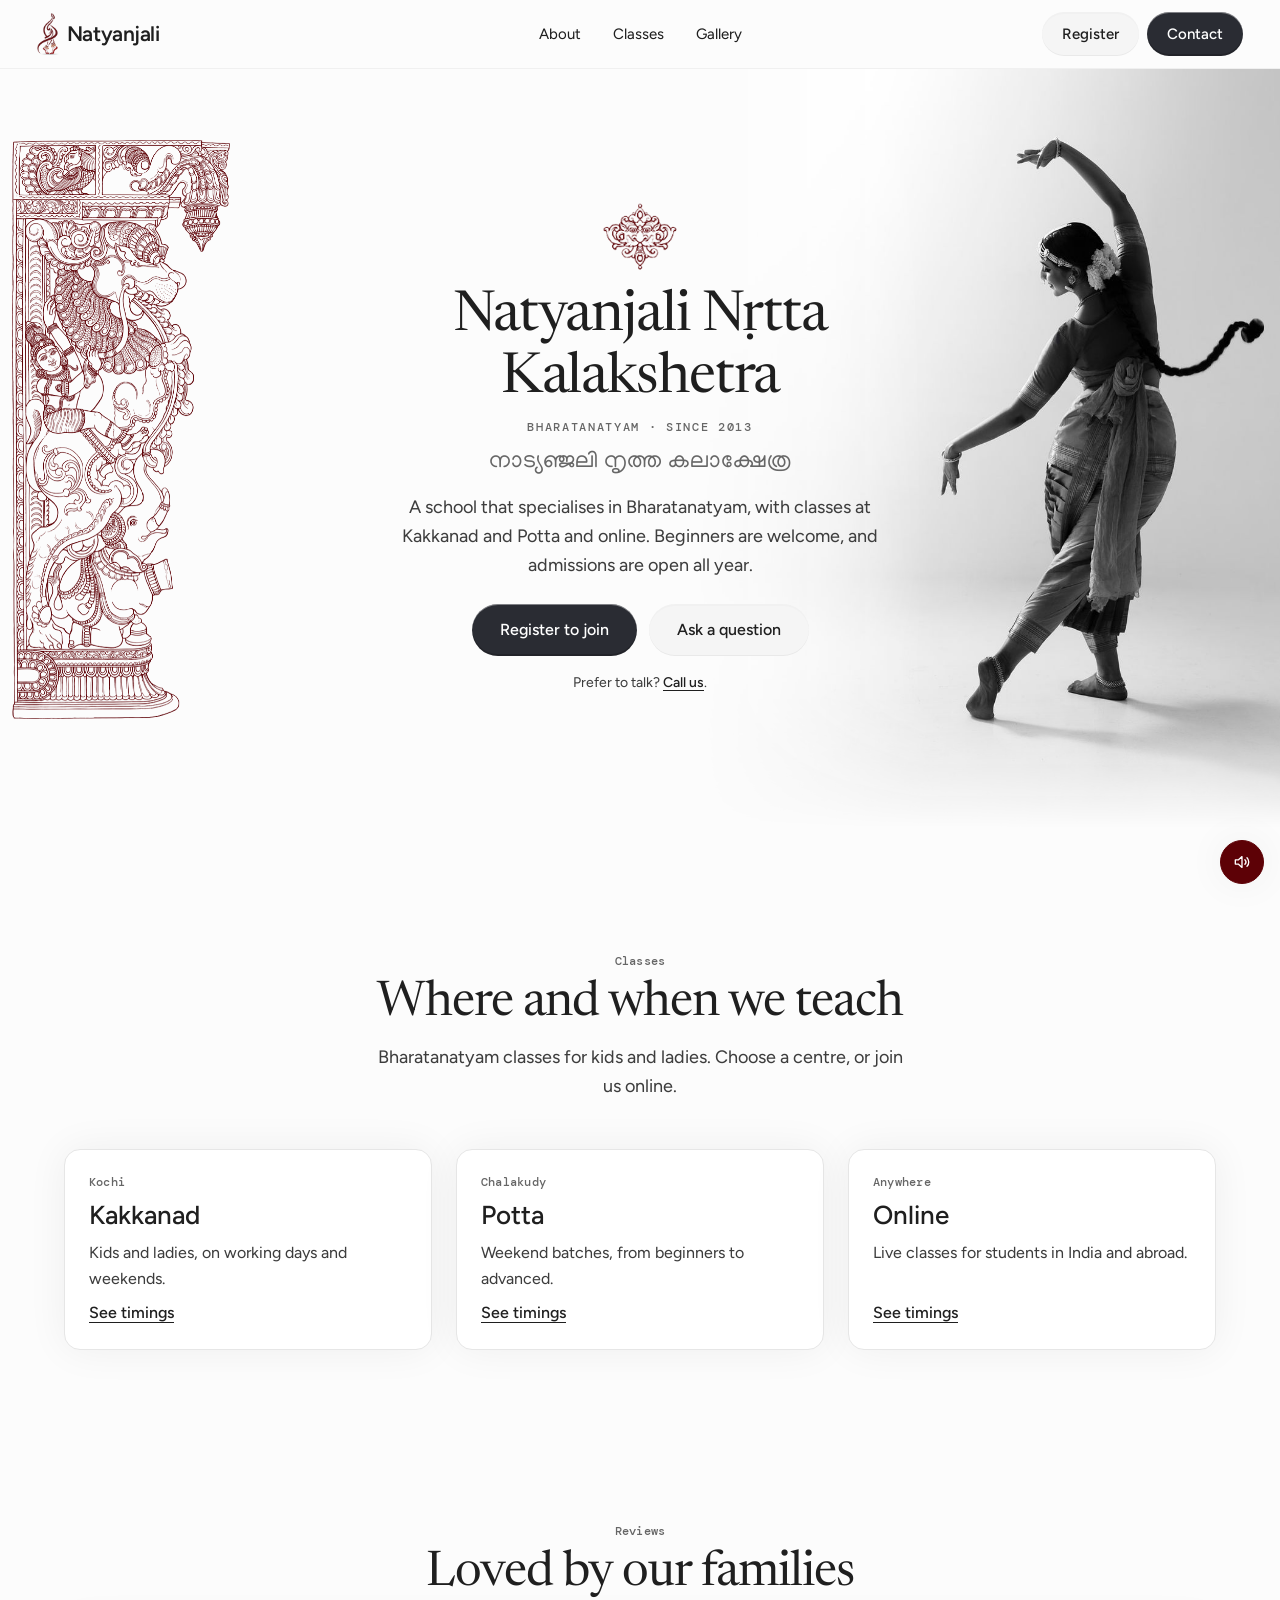
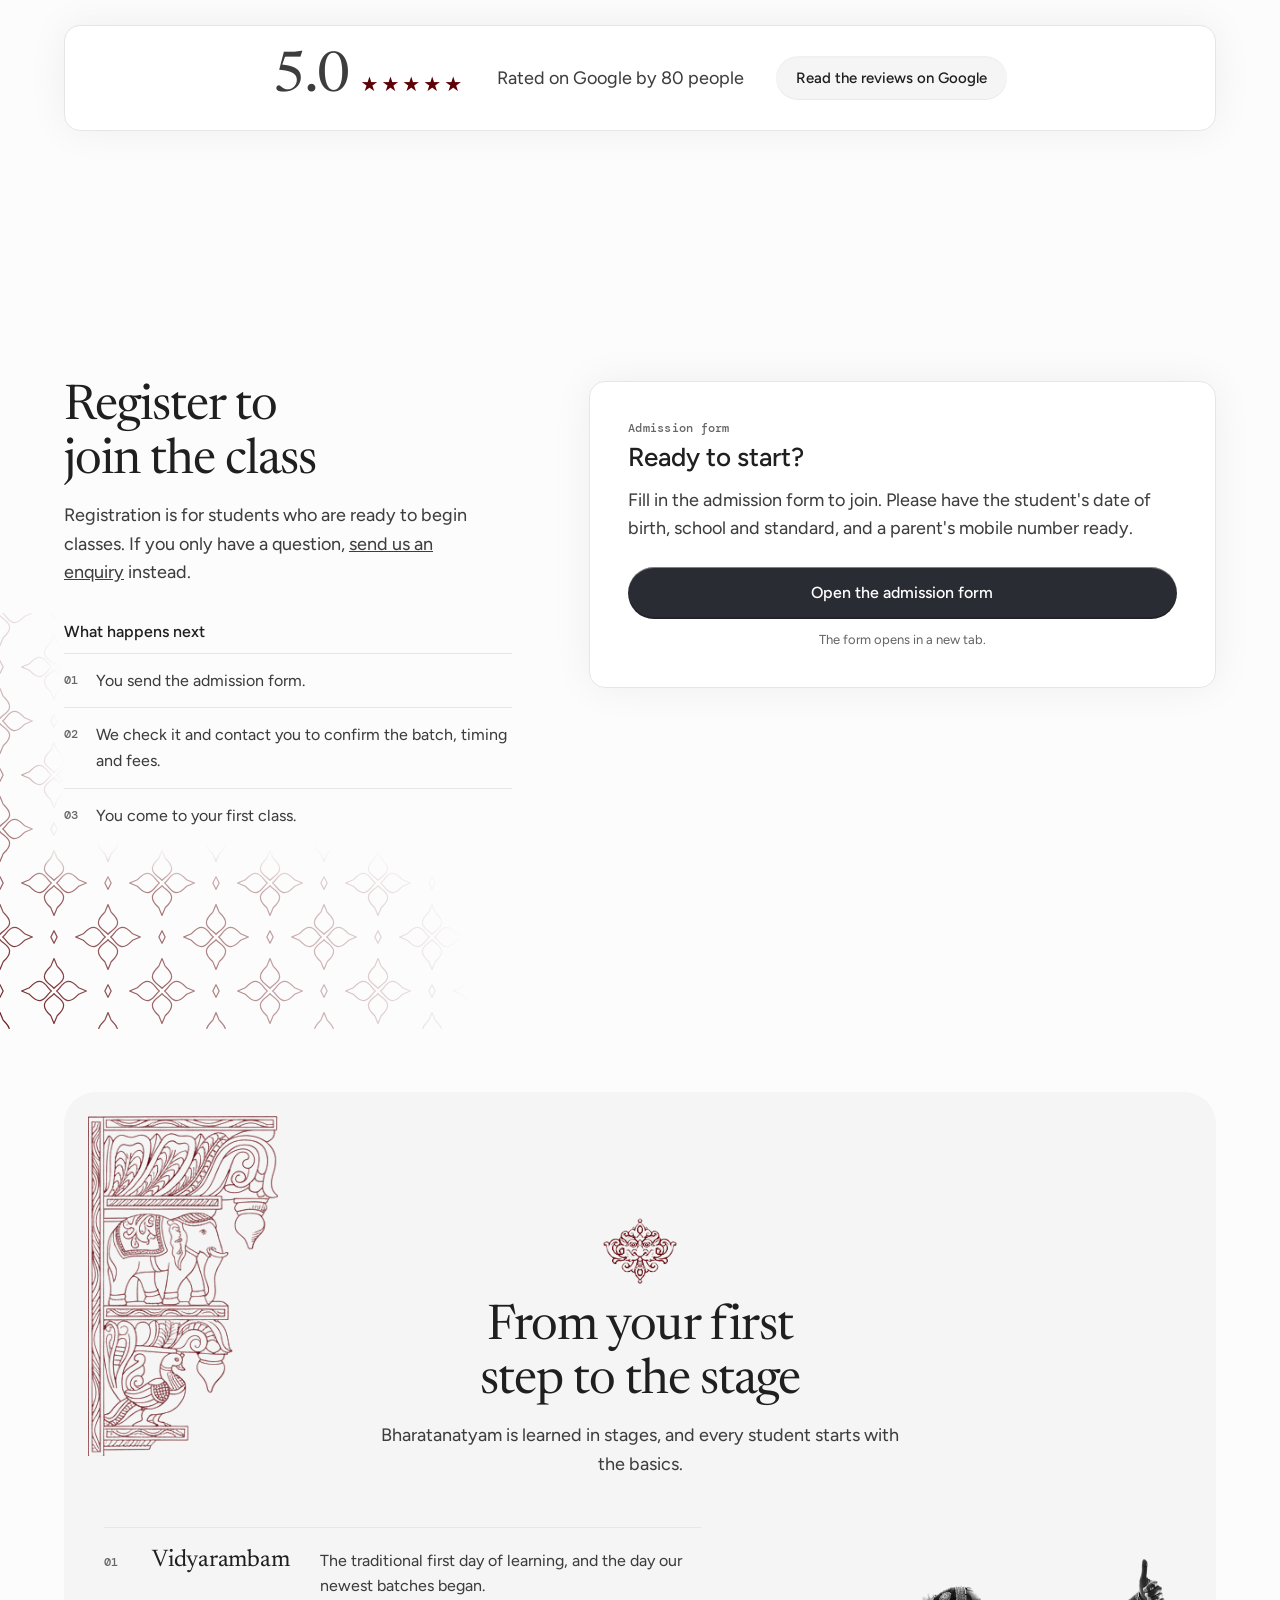
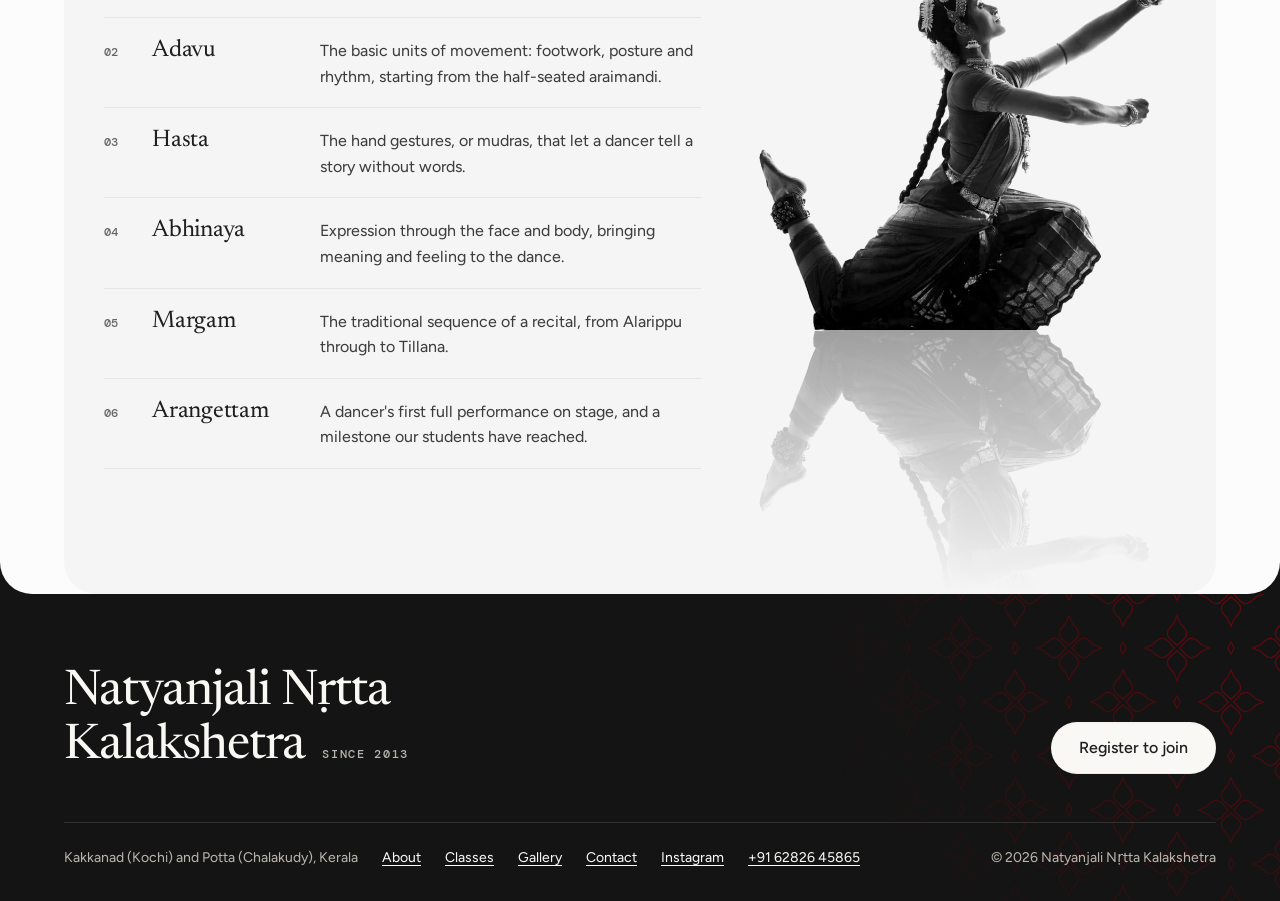
<file: index.html>
<!doctype html>
<html lang="en">
<head>
  <meta charset="utf-8">
  <meta name="robots" content="noindex, nofollow">
  <meta name="viewport" content="width=device-width, initial-scale=1">
  <title>Natyanjali Nṛtta Kalakshetra | Bharatanatyam classes in Kerala</title>
  <meta name="description" content="Register to learn Bharatanatyam at Natyanjali Nṛtta Kalakshetra, a dance school in Kerala since 2013, with classes in Kakkanad and Potta, and online.">
  <meta property="og:title" content="Natyanjali Nṛtta Kalakshetra">
  <meta property="og:description" content="Bharatanatyam classes in Kakkanad and Potta, Kerala, and online. Register to join.">
  <meta property="og:type" content="website">
  <meta name="theme-color" content="#fcfcfc">
  <link rel="icon" href="favicon.png?v=2" type="image/png">
  <link rel="preload" as="image" href="images/dancer-standing.jpg">
  <link rel="preconnect" href="https://fonts.googleapis.com">
  <link rel="preconnect" href="https://fonts.gstatic.com" crossorigin>
  <link rel="stylesheet" href="https://fonts.googleapis.com/css2?family=DM+Mono:wght@400&family=Figtree:wght@300..700&family=Manjari:wght@400&family=Newsreader:opsz,wght@6..72,400&display=swap">
  <script>
    document.documentElement.classList.add("js");
    // Opening animations only run on a visible page. They finish in under 2 seconds, so the
    // class always comes off at 2.5: if they ever stall, the text still appears.
    if (document.visibilityState === "visible" && !matchMedia("(prefers-reduced-motion: reduce)").matches) {
      document.documentElement.classList.add("animate-in");
      setTimeout(function () { document.documentElement.classList.remove("animate-in"); }, 2500);
    }
  </script>
  <link rel="stylesheet" href="css/tokens.css?v=2">
  <link rel="stylesheet" href="css/site.css?v=2">
</head>
<body>
  <a class="skip-link" href="#register">Skip to registration</a>

  <div class="page">
    <header class="nav">
      <div class="wrap nav-inner">
        <a class="brand" href="#top" aria-label="Natyanjali, back to top">
          <img src="images/logo.png" alt="" width="22" height="42">
          Natyanjali
        </a>
        <button class="nav-toggle" type="button" aria-expanded="false" aria-controls="nav-menu" aria-label="Open menu">
          <span class="nav-toggle-bars" aria-hidden="true"><span></span><span></span><span></span></span>
        </button>
        <div class="nav-menu" id="nav-menu">
          <nav class="nav-links" aria-label="Pages">
            <a href="about.html">About</a>
            <a href="classes.html">Classes</a>
            <a href="gallery.html">Gallery</a>
          </nav>
          <div class="nav-actions">
            <a class="btn btn-secondary" href="#register">Register</a>
            <a class="btn btn-primary" href="contact.html">Contact</a>
          </div>
        </div>
      </div>
    </header>

    <main id="top">
      <section class="hero">
        <img class="hero-pillar" src="images/temple-pillar.png" alt="" width="426" height="1131">
        <div class="wrap hero-inner">
          <div class="hero-text">
            <div class="ornament" aria-hidden="true">
              <img src="images/ornament.png" alt="" width="390" height="352">
            </div>
            <h1 class="display">Natyanjali Nṛtta Kalakshetra</h1>
            <p class="since-label">Bharatanatyam · Since 2013</p>
            <p class="hero-malayalam" lang="ml">നാട്യഞ്ജലി നൃത്ത കലാക്ഷേത്ര</p>
            <p class="lede">A school that specialises in Bharatanatyam, with classes at Kakkanad and Potta and online. Beginners are welcome, and admissions are open all year.</p>
            <div class="hero-actions">
              <a class="btn btn-primary btn-large" href="#register">Register to join</a>
              <a class="btn btn-secondary btn-large" href="contact.html#message-card" data-inquiry>Ask a question</a>
            </div>
            <p class="hero-contact" id="hero-contact" hidden>Prefer to talk? <a id="hero-call" hidden>Call us</a><span id="hero-or" hidden> or </span><a id="hero-whatsapp" hidden target="_blank" rel="noopener">message us on WhatsApp</a>.</p>
          </div>
        </div>
        <div class="hero-photo">
          <img src="images/dancer-standing.jpg" alt="A Bharatanatyam dancer seen from behind, one arm raised in a graceful curve, her long braid swinging out." width="1200" height="1500" fetchpriority="high">
        </div>
      </section>

      <section class="section wrap glance" id="classes" aria-labelledby="glance-title">
        <div class="section-head">
          <p class="label">Classes</p>
          <h2 class="title" id="glance-title">Where and when we teach</h2>
          <p class="lede">Bharatanatyam classes for kids and ladies. Choose a centre, or join us online.</p>
        </div>
        <div class="glance-grid">
          <a class="card glance-card" href="classes.html#kakkanad">
            <p class="label">Kochi</p>
            <h3 class="heading">Kakkanad</h3>
            <p>Kids and ladies, on working days and weekends.</p>
            <span class="glance-link">See timings</span>
          </a>
          <a class="card glance-card" href="classes.html#potta">
            <p class="label">Chalakudy</p>
            <h3 class="heading">Potta</h3>
            <p>Weekend batches, from beginners to advanced.</p>
            <span class="glance-link">See timings</span>
          </a>
          <a class="card glance-card" href="classes.html#online">
            <p class="label">Anywhere</p>
            <h3 class="heading">Online</h3>
            <p>Live classes for students in India and abroad.</p>
            <span class="glance-link">See timings</span>
          </a>
        </div>
      </section>

      <section class="section wrap reviews" id="reviews" aria-labelledby="reviews-title" hidden>
        <div class="section-head">
          <p class="label">Reviews</p>
          <h2 class="title" id="reviews-title">Loved by our families</h2>
        </div>
        <div class="rating-card card">
          <p class="rating-score"><span id="rating-number">5.0</span><span class="rating-stars" aria-hidden="true">★★★★★</span></p>
          <p class="rating-text" id="rating-text">Rated on Google</p>
          <a class="btn btn-secondary" id="reviews-link" target="_blank" rel="noopener">Read the reviews on Google</a>
        </div>
        <div class="testimonial-grid" id="testimonial-grid"></div>
      </section>

      <section class="section wrap register" id="register" aria-labelledby="register-title">
        <div class="register-grid">
          <div class="register-intro">
            <h2 class="title" id="register-title">Register to join the class</h2>
            <p class="lede">Registration is for students who are ready to begin classes. If you only have a question, <a href="contact.html#message-card" data-inquiry>send us an enquiry</a> instead.</p>
            <h3 class="next-steps-title">What happens next</h3>
            <ol class="next-steps">
              <li><span class="label">01</span><span>You send the admission form.</span></li>
              <li><span class="label">02</span><span>We check it and contact you to confirm the batch, timing and fees.</span></li>
              <li><span class="label">03</span><span>You come to your first class.</span></li>
            </ol>
          </div>

          <div class="card form-card" id="admission-external" hidden>
            <p class="label">Admission form</p>
            <h3 class="heading">Ready to start?</h3>
            <p class="admission-note">Fill in the admission form to join. Please have the student's date of birth, school and standard, and a parent's mobile number ready.</p>
            <a class="btn btn-primary btn-large btn-block" id="admission-open" target="_blank" rel="noopener">Open the admission form</a>
            <p class="hint">The form opens in a new tab.</p>
          </div>

          <div class="card form-card" id="admission-builtin">
            <form id="registration-form" novalidate>
              <div class="form-grid">
                <div class="field span-2" data-field="studentName">
                  <label class="field-label" for="studentName">Student's full name</label>
                  <input class="input" id="studentName" name="studentName" type="text" autocomplete="name" maxlength="120" required>
                  <p class="field-error" hidden></p>
                </div>

                <div class="field" data-field="age">
                  <label class="field-label" for="age">Student's age</label>
                  <input class="input" id="age" name="age" type="number" inputmode="numeric" min="5" max="99" required>
                  <p class="field-error" hidden></p>
                </div>

                <div class="field" data-field="phone">
                  <label class="field-label" for="phone">Phone number</label>
                  <input class="input" id="phone" name="phone" type="tel" inputmode="tel" autocomplete="tel" maxlength="20" required aria-describedby="phone-hint">
                  <p class="hint" id="phone-hint">We'll call or WhatsApp you on this number. For kids, please give a parent's number.</p>
                  <p class="field-error" hidden></p>
                </div>

                <fieldset class="field span-2" data-field="location">
                  <legend class="group-label">Class location</legend>
                  <div class="choice-row choice-short">
                    <label class="choice"><input type="radio" name="location" value="Kakkanad" required><span>Kakkanad</span></label>
                    <label class="choice"><input type="radio" name="location" value="Potta"><span>Potta</span></label>
                    <label class="choice"><input type="radio" name="location" value="Online"><span>Online</span></label>
                  </div>
                  <p class="field-error" hidden></p>
                </fieldset>

                <fieldset class="field span-2" data-field="batch">
                  <legend class="group-label">Batch</legend>
                  <div class="choice-row choice-short">
                    <label class="choice"><input type="radio" name="batch" value="Kids" required><span>Kids</span></label>
                    <label class="choice"><input type="radio" name="batch" value="Ladies"><span>Ladies</span></label>
                  </div>
                  <p class="hint">Kids start from age 5. Ladies batches are for adults.</p>
                  <p class="field-error" hidden></p>
                </fieldset>

                <div class="field span-2" data-field="guardianName" id="guardian-field" hidden>
                  <label class="field-label" for="guardianName">Parent or guardian's name</label>
                  <input class="input" id="guardianName" name="guardianName" type="text" maxlength="120">
                  <p class="field-error" hidden></p>
                </div>

                <div class="field" data-field="schoolName" id="school-field" hidden>
                  <label class="field-label" for="schoolName">School</label>
                  <input class="input" id="schoolName" name="schoolName" type="text" maxlength="120">
                  <p class="field-error" hidden></p>
                </div>

                <div class="field" data-field="standard" id="standard-field" hidden>
                  <label class="field-label" for="standard">Standard (class)</label>
                  <input class="input" id="standard" name="standard" type="text" maxlength="40">
                  <p class="field-error" hidden></p>
                </div>

                <div class="field span-2" data-field="address">
                  <label class="field-label" for="address">Address</label>
                  <textarea class="input" id="address" name="address" rows="2" maxlength="300" autocomplete="street-address" required></textarea>
                  <p class="field-error" hidden></p>
                </div>

                <div class="field" data-field="email">
                  <label class="field-label" for="email">Email <span class="optional">(optional)</span></label>
                  <input class="input" id="email" name="email" type="email" autocomplete="email" maxlength="160">
                  <p class="field-error" hidden></p>
                </div>

                <div class="field" data-field="experience">
                  <label class="field-label" for="experience">Dance experience</label>
                  <select class="input" id="experience" name="experience">
                    <option>New to Bharatanatyam</option>
                    <option>Some training</option>
                    <option>Several years of training</option>
                    <option>Arangettam completed</option>
                  </select>
                </div>

                <fieldset class="field span-2" data-field="preferredTime">
                  <legend class="group-label">Preferred days</legend>
                  <div class="choice-row">
                    <label class="choice"><input type="radio" name="preferredTime" value="Working days" required><span>Working days</span></label>
                    <label class="choice"><input type="radio" name="preferredTime" value="Weekends"><span>Weekends</span></label>
                    <label class="choice"><input type="radio" name="preferredTime" value="Either"><span>Either</span></label>
                  </div>
                  <p class="field-error" hidden></p>
                </fieldset>

                <div class="field span-2" data-field="healthNote">
                  <label class="field-label" for="healthNote">Any injury or health condition? <span class="optional">(optional)</span></label>
                  <textarea class="input" id="healthNote" name="healthNote" rows="2" maxlength="500" aria-describedby="health-hint"></textarea>
                  <p class="hint" id="health-hint">If there is something the student shouldn't do in class, please tell us now so we can plan around it.</p>
                </div>

                <div class="field span-2" data-field="message">
                  <label class="field-label" for="message">Anything we should know? <span class="optional">(optional)</span></label>
                  <textarea class="input" id="message" name="message" rows="3" maxlength="1000"></textarea>
                </div>

                <div class="trap" aria-hidden="true">
                  <label for="website">Leave this empty</label>
                  <input id="website" name="website" type="text" tabindex="-1" autocomplete="off">
                </div>

                <div class="field span-2" data-field="consent">
                  <label class="consent">
                    <input type="checkbox" id="consent" name="consent" required>
                    <span>I agree that Natyanjali Nṛtta Kalakshetra can keep these details and contact me about this registration. I have told the school about any injury or health condition that may affect the student's classes. If the student is under 18, I am their parent or guardian.</span>
                  </label>
                  <p class="field-error" hidden></p>
                </div>

                <div class="form-alert span-2" id="form-alert" role="alert" hidden></div>

                <div class="span-2">
                  <button class="btn btn-primary btn-large btn-block is-waiting" id="submit-button" type="submit">Send registration</button>
                </div>
              </div>
            </form>

            <div class="done" id="form-done" tabindex="-1" hidden>
              <div class="done-check" aria-hidden="true">
                <svg width="24" height="24" viewBox="0 0 24 24" fill="none" stroke="currentColor" stroke-width="2.2"><path d="m5 12.5 4.5 4.5L19 7.5"/></svg>
              </div>
              <h3 class="heading" id="done-title"></h3>
              <p id="done-text"></p>
              <div class="done-actions">
                <a class="btn btn-primary" id="done-whatsapp" target="_blank" rel="noopener" hidden>Send on WhatsApp</a>
                <button class="btn btn-secondary" id="done-again" type="button">Register another student</button>
              </div>
            </div>
          </div>
        </div>
      </section>

      <div class="wrap about-journey">
        <section class="section journey-panel" id="journey" aria-labelledby="journey-title">
          <img class="journey-bracket" src="images/temple-bracket.png" alt="" width="212" height="380" loading="lazy">
          <div class="wrap">
            <div class="section-head">
              <div class="ornament" aria-hidden="true">
                <img src="images/ornament.png" alt="" width="390" height="352">
              </div>
              <h2 class="title" id="journey-title">From your first step to the stage</h2>
              <p class="lede">Bharatanatyam is learned in stages, and every student starts with the basics.</p>
            </div>
            <div class="journey-grid">
              <ol class="journey-list">
                <li>
                  <span class="label">01</span>
                  <span class="journey-name">Vidyarambam</span>
                  <span class="journey-text">The traditional first day of learning, and the day our newest batches began.</span>
                </li>
                <li>
                  <span class="label">02</span>
                  <span class="journey-name">Adavu</span>
                  <span class="journey-text">The basic units of movement: footwork, posture and rhythm, starting from the half-seated araimandi.</span>
                </li>
                <li>
                  <span class="label">03</span>
                  <span class="journey-name">Hasta</span>
                  <span class="journey-text">The hand gestures, or mudras, that let a dancer tell a story without words.</span>
                </li>
                <li>
                  <span class="label">04</span>
                  <span class="journey-name">Abhinaya</span>
                  <span class="journey-text">Expression through the face and body, bringing meaning and feeling to the dance.</span>
                </li>
                <li>
                  <span class="label">05</span>
                  <span class="journey-name">Margam</span>
                  <span class="journey-text">The traditional sequence of a recital, from Alarippu through to Tillana.</span>
                </li>
                <li>
                  <span class="label">06</span>
                  <span class="journey-name">Arangettam</span>
                  <span class="journey-text">A dancer's first full performance on stage, and a milestone our students have reached.</span>
                </li>
              </ol>
              <figure class="seated-figure">
                <img src="images/dancer-seated.png" alt="A Bharatanatyam dancer kneeling in a low pose, both arms stretched forward and her gaze lifted." width="960" height="952" loading="lazy">
                <div class="seated-reflection" aria-hidden="true">
                  <img src="images/dancer-seated.png" alt="" width="960" height="952" loading="lazy">
                </div>
              </figure>
            </div>
          </div>
        </section>
      </div>

    </main>
  </div>

  <footer class="footer">
    <div class="wrap">
      <div class="footer-top">
        <p class="footer-name">Natyanjali Nṛtta Kalakshetra <span>Since 2013</span></p>
        <a class="btn btn-secondary btn-large" href="#register">Register to join</a>
      </div>
      <div class="footer-bottom">
        <ul class="footer-contact" id="footer-contact">
          <li id="footer-address">Kerala, India</li>
          <li><a href="about.html">About</a></li>
          <li><a href="classes.html">Classes</a></li>
          <li><a href="gallery.html">Gallery</a></li>
          <li><a href="contact.html">Contact</a></li>
          <li><a id="footer-instagram" target="_blank" rel="noopener">Instagram</a></li>
        </ul>
        <span>&copy; <span id="year">2026</span> Natyanjali Nṛtta Kalakshetra</span>
      </div>
    </div>
    <div class="footer-rosette" aria-hidden="true">
      <svg id="rosette" viewBox="0 0 1000 1000"></svg>
    </div>
  </footer>

  <script src="js/config.js?v=2"></script>
  <script src="js/main.js?v=2"></script>
  <script src="js/music.js?v=2"></script>
</body>
</html>
</file>
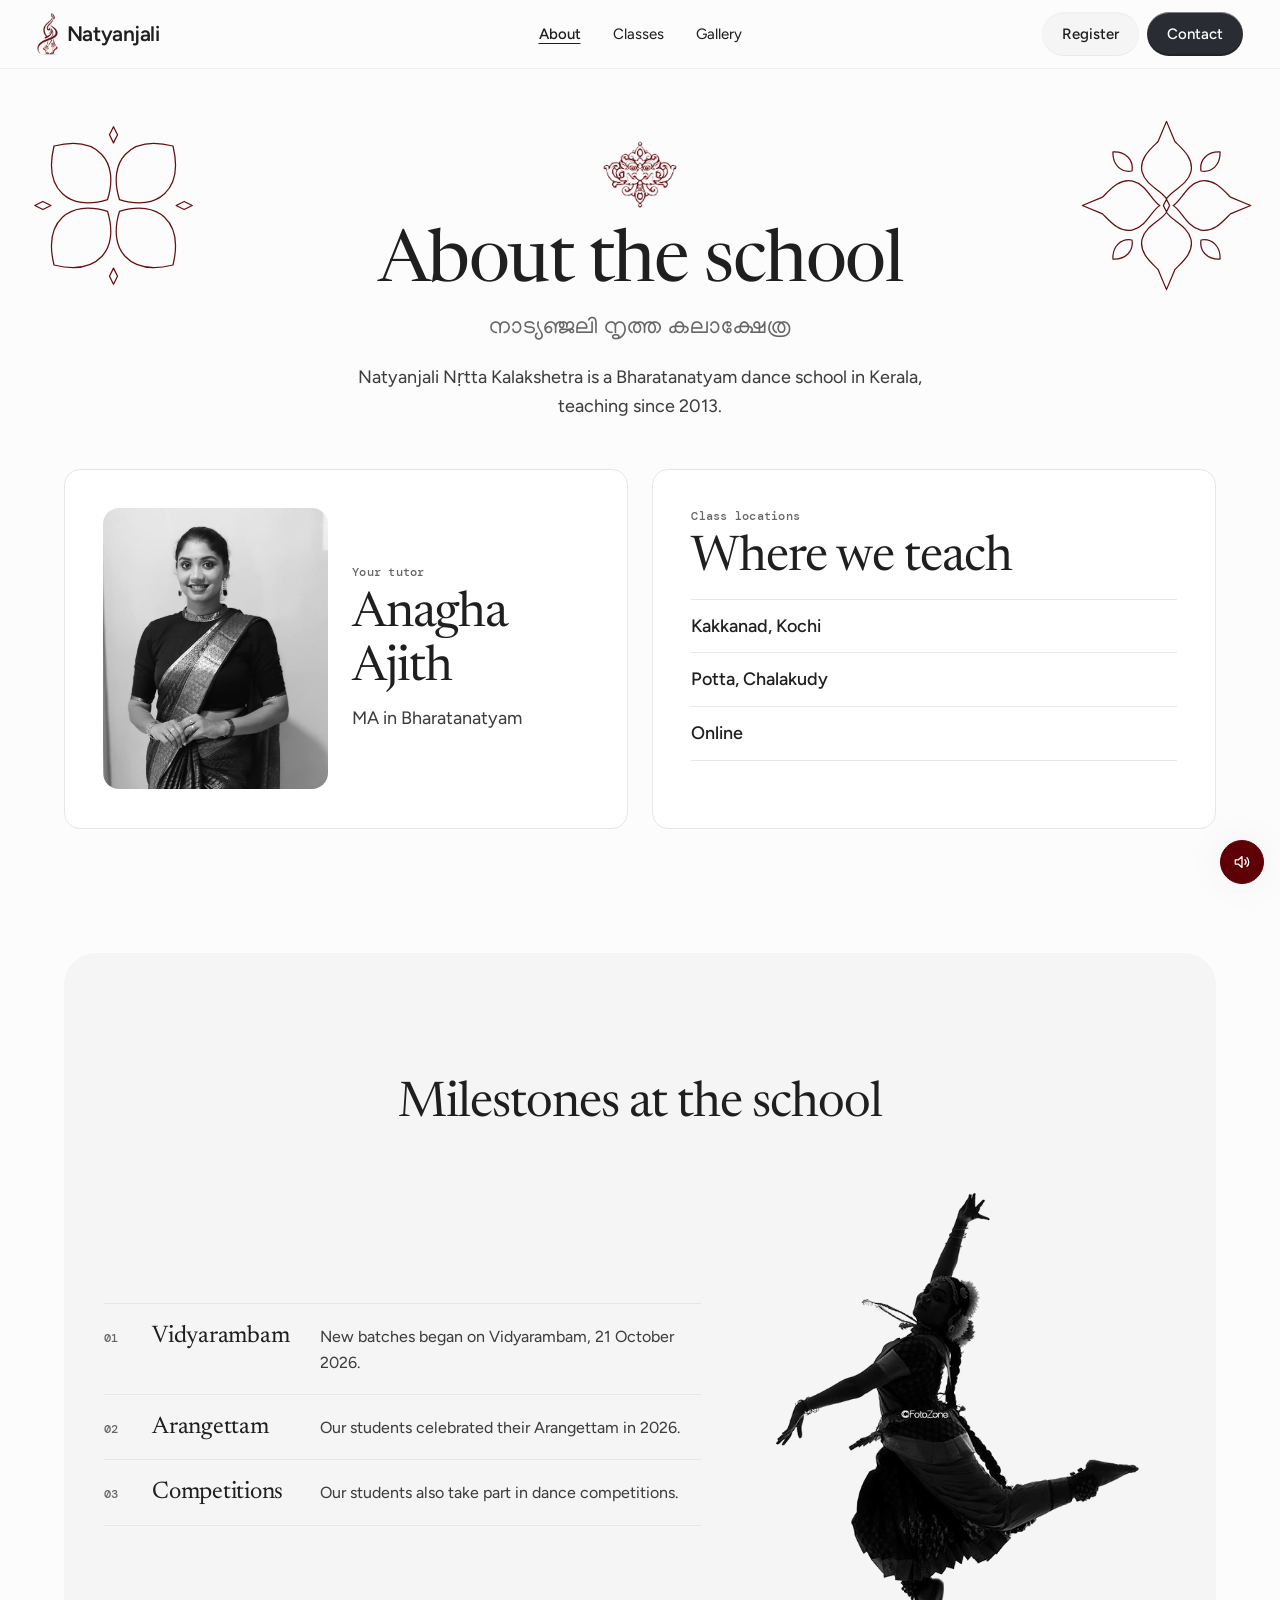
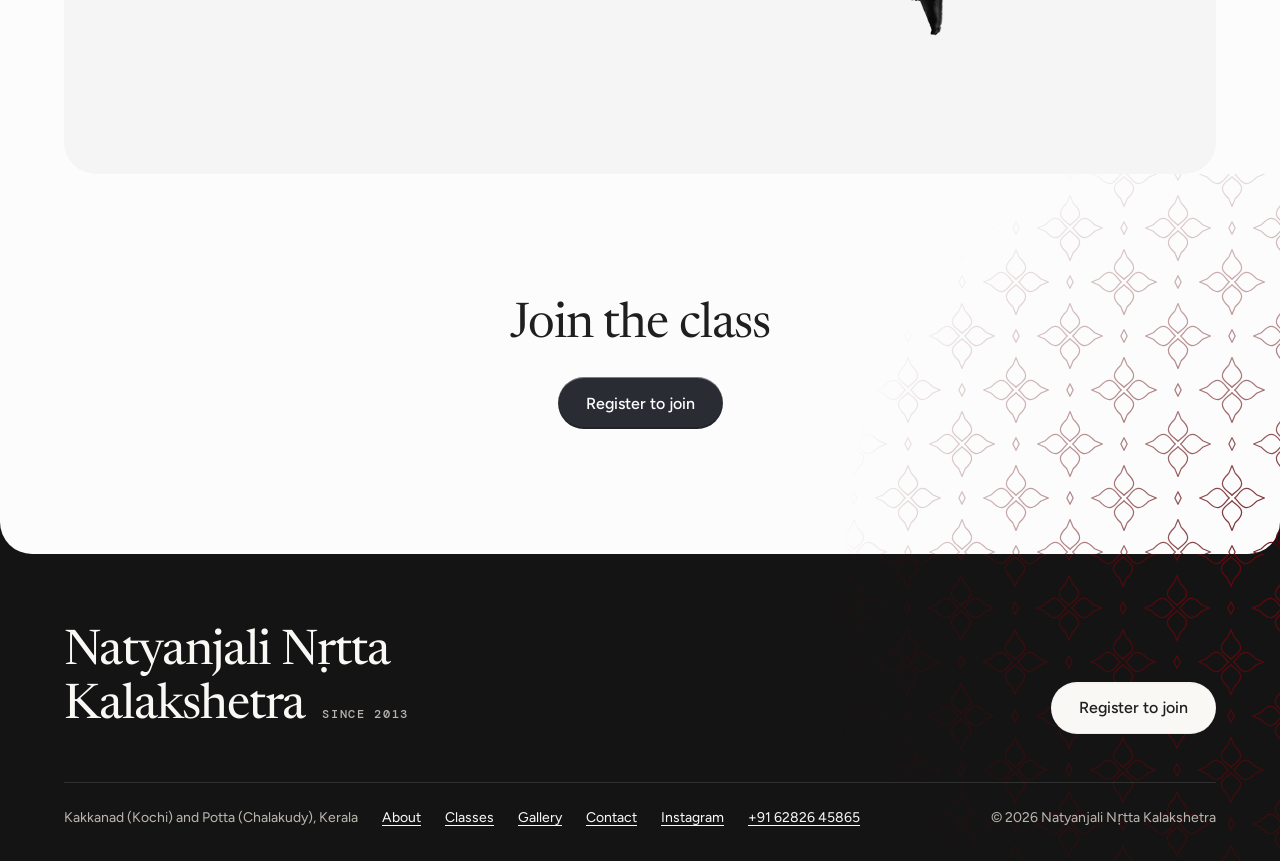
<file: about.html>
<!doctype html>
<html lang="en">
<head>
  <meta charset="utf-8">
  <meta name="robots" content="noindex, nofollow">
  <meta name="viewport" content="width=device-width, initial-scale=1">
  <title>About | Natyanjali Nṛtta Kalakshetra</title>
  <meta name="description" content="Natyanjali Nṛtta Kalakshetra is a Bharatanatyam dance school in Kerala, teaching since 2013 in Kakkanad and Potta, and online. Tutor: Anagha Ajith.">
  <meta property="og:title" content="About Natyanjali Nṛtta Kalakshetra">
  <meta property="og:description" content="A Bharatanatyam dance school in Kerala, teaching since 2013 in Kakkanad and Potta, and online.">
  <meta property="og:type" content="website">
  <meta name="theme-color" content="#fcfcfc">
  <link rel="icon" href="favicon.png?v=2" type="image/png">
  <link rel="preconnect" href="https://fonts.googleapis.com">
  <link rel="preconnect" href="https://fonts.gstatic.com" crossorigin>
  <link rel="stylesheet" href="https://fonts.googleapis.com/css2?family=DM+Mono:wght@400&family=Figtree:wght@300..700&family=Manjari:wght@400&family=Newsreader:opsz,wght@6..72,400&display=swap">
  <script>
    document.documentElement.classList.add("js");
    // Opening animations only run on a visible page. They finish in under 2 seconds, so the
    // class always comes off at 2.5: if they ever stall, the text still appears.
    if (document.visibilityState === "visible" && !matchMedia("(prefers-reduced-motion: reduce)").matches) {
      document.documentElement.classList.add("animate-in");
      setTimeout(function () { document.documentElement.classList.remove("animate-in"); }, 2500);
    }
  </script>
  <link rel="stylesheet" href="css/tokens.css?v=2">
  <link rel="stylesheet" href="css/site.css?v=2">
</head>
<body>
  <a class="skip-link" href="#main">Skip to content</a>

  <div class="page">
    <header class="nav">
      <div class="wrap nav-inner">
        <a class="brand" href="index.html" aria-label="Natyanjali, home">
          <img src="images/logo.png" alt="" width="22" height="42">
          Natyanjali
        </a>
        <button class="nav-toggle" type="button" aria-expanded="false" aria-controls="nav-menu" aria-label="Open menu">
          <span class="nav-toggle-bars" aria-hidden="true"><span></span><span></span><span></span></span>
        </button>
        <div class="nav-menu" id="nav-menu">
          <nav class="nav-links" aria-label="Pages">
            <a href="about.html" aria-current="page">About</a>
            <a href="classes.html">Classes</a>
            <a href="gallery.html">Gallery</a>
          </nav>
          <div class="nav-actions">
            <a class="btn btn-secondary" href="index.html#register">Register</a>
            <a class="btn btn-primary" href="contact.html">Contact</a>
          </div>
        </div>
      </div>
    </header>

    <main id="main">
      <section class="wrap about-head">
        <div class="ornament" aria-hidden="true">
          <img src="images/ornament.png" alt="" width="390" height="352">
        </div>
        <h1 class="display">About the school</h1>
        <p class="hero-malayalam" lang="ml">നാട്യഞ്ജലി നൃത്ത കലാക്ഷേത്ര</p>
        <p class="lede">Natyanjali Nṛtta Kalakshetra is a Bharatanatyam dance school in Kerala, teaching since 2013.</p>
      </section>

      <section class="wrap about-cards" aria-label="Tutor and class locations">
        <article class="card about-card tutor-card">
          <figure class="tutor-portrait">
            <img src="images/tutor-portrait.jpg" alt="Portrait of Anagha Ajith, smiling, in a black blouse and a black and gold saree" width="800" height="1000" loading="lazy">
          </figure>
          <div class="tutor-text">
            <p class="label">Your tutor</p>
            <h2 class="title">Anagha Ajith</h2>
            <p>MA in Bharatanatyam</p>
          </div>
        </article>
        <article class="card about-card">
          <p class="label">Class locations</p>
          <h2 class="title">Where we teach</h2>
          <ul class="about-places">
            <li>Kakkanad, Kochi</li>
            <li>Potta, Chalakudy</li>
            <li>Online</li>
          </ul>
        </article>
      </section>

      <div class="wrap about-journey">
        <section class="section journey-panel" aria-labelledby="milestones-title">
          <div class="wrap">
            <div class="section-head">
              <h2 class="title" id="milestones-title">Milestones at the school</h2>
            </div>
            <div class="journey-grid">
              <ol class="journey-list">
                <li>
                  <span class="label">01</span>
                  <span class="journey-name">Vidyarambam</span>
                  <span class="journey-text">New batches began on Vidyarambam, 21 October 2026.</span>
                </li>
                <li>
                  <span class="label">02</span>
                  <span class="journey-name">Arangettam</span>
                  <span class="journey-text">Our students celebrated their Arangettam in 2026.</span>
                </li>
                <li>
                  <span class="label">03</span>
                  <span class="journey-name">Competitions</span>
                  <span class="journey-text">Our students also take part in dance competitions.</span>
                </li>
              </ol>
              <img class="journey-photo leap-photo" src="images/dancer-leap.png" alt="Silhouette of a Bharatanatyam dancer leaping, one arm raised and one leg extended." width="600" height="900" loading="lazy">
            </div>
          </div>
        </section>
      </div>

      <section class="section wrap about-cta" aria-labelledby="join-title">
        <h2 class="title" id="join-title">Join the class</h2>
        <a class="btn btn-primary btn-large" href="index.html#register">Register to join</a>
      </section>
    </main>
  </div>

  <footer class="footer">
    <div class="wrap">
      <div class="footer-top">
        <p class="footer-name">Natyanjali Nṛtta Kalakshetra <span>Since 2013</span></p>
        <a class="btn btn-secondary btn-large" href="index.html#register">Register to join</a>
      </div>
      <div class="footer-bottom">
        <ul class="footer-contact" id="footer-contact">
          <li id="footer-address">Kerala, India</li>
          <li><a href="about.html" aria-current="page">About</a></li>
          <li><a href="classes.html">Classes</a></li>
          <li><a href="gallery.html">Gallery</a></li>
          <li><a href="contact.html">Contact</a></li>
          <li><a id="footer-instagram" target="_blank" rel="noopener">Instagram</a></li>
        </ul>
        <span>&copy; <span id="year">2026</span> Natyanjali Nṛtta Kalakshetra</span>
      </div>
    </div>
    <div class="footer-rosette" aria-hidden="true">
      <svg id="rosette" viewBox="0 0 1000 1000"></svg>
    </div>
  </footer>

  <script src="js/config.js?v=2"></script>
  <script src="js/main.js?v=2"></script>
  <script src="js/music.js?v=2"></script>
</body>
</html>
</file>
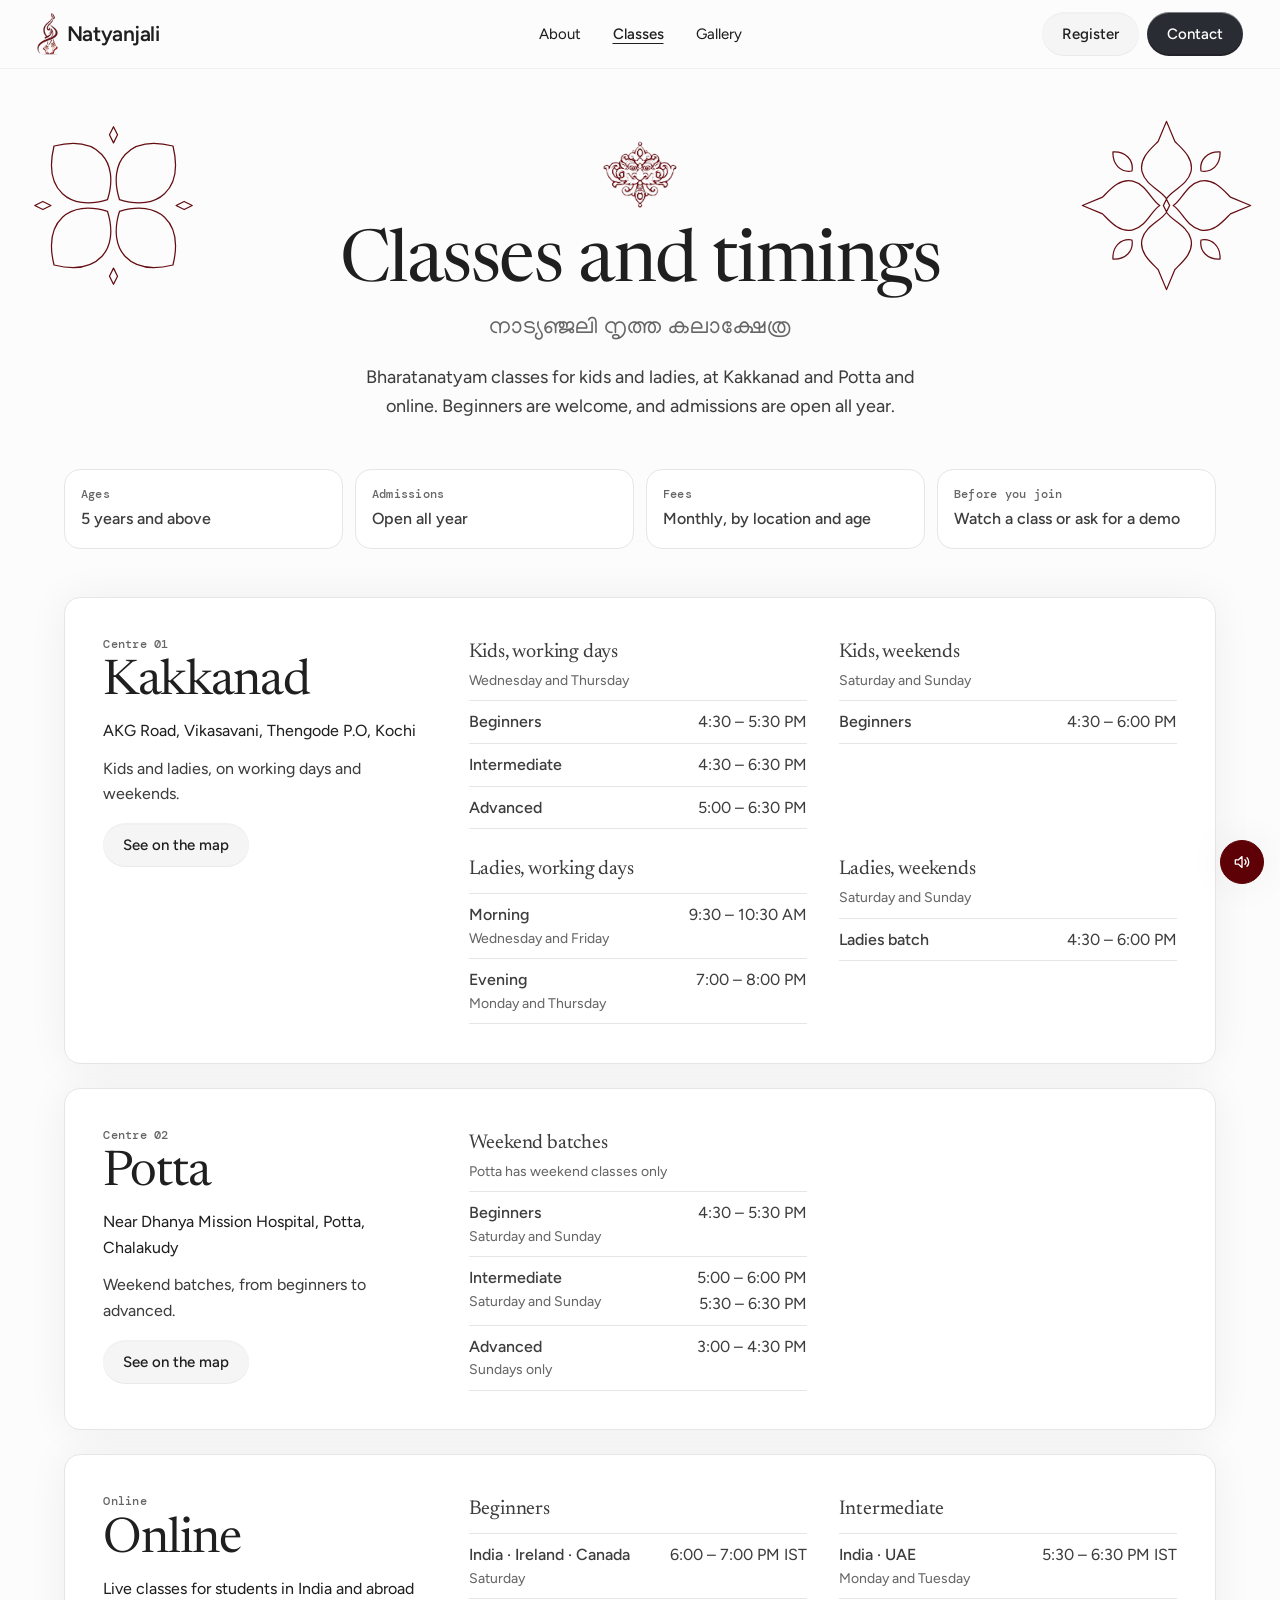
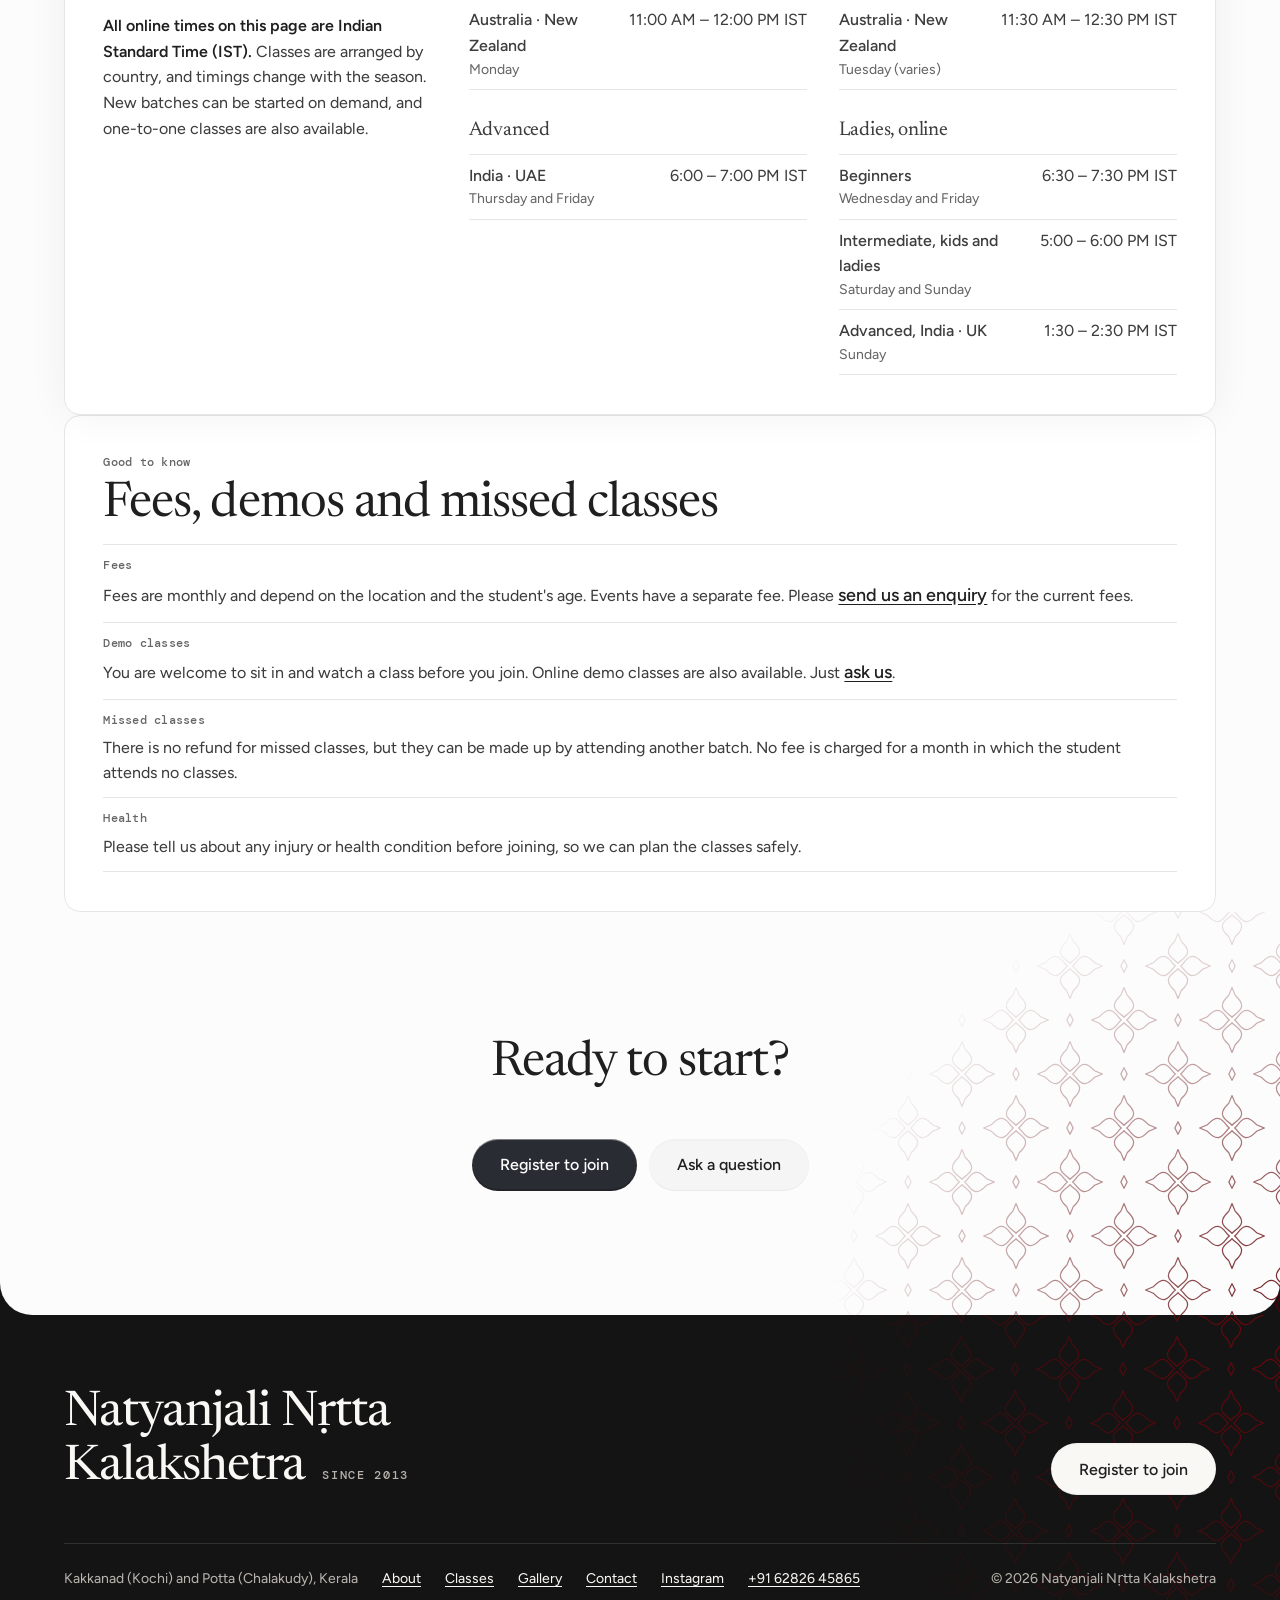
<file: classes.html>
<!doctype html>
<html lang="en">
<head>
  <meta charset="utf-8">
  <meta name="robots" content="noindex, nofollow">
  <meta name="viewport" content="width=device-width, initial-scale=1">
  <title>Classes and timings | Natyanjali Nṛtta Kalakshetra</title>
  <meta name="description" content="Bharatanatyam classes for kids and ladies at Kakkanad and Potta in Kerala, and online. See the batches, timings and how to join.">
  <meta property="og:title" content="Classes and timings | Natyanjali Nṛtta Kalakshetra">
  <meta property="og:description" content="Bharatanatyam classes in Kakkanad and Potta, Kerala, and online.">
  <meta property="og:type" content="website">
  <meta name="theme-color" content="#fcfcfc">
  <link rel="icon" href="favicon.png?v=2" type="image/png">
  <link rel="preconnect" href="https://fonts.googleapis.com">
  <link rel="preconnect" href="https://fonts.gstatic.com" crossorigin>
  <link rel="stylesheet" href="https://fonts.googleapis.com/css2?family=DM+Mono:wght@400&family=Figtree:wght@300..700&family=Manjari:wght@400&family=Newsreader:opsz,wght@6..72,400&display=swap">
  <script>
    document.documentElement.classList.add("js");
    // Opening animations only run on a visible page. They finish in under 2 seconds, so the
    // class always comes off at 2.5: if they ever stall, the text still appears.
    if (document.visibilityState === "visible" && !matchMedia("(prefers-reduced-motion: reduce)").matches) {
      document.documentElement.classList.add("animate-in");
      setTimeout(function () { document.documentElement.classList.remove("animate-in"); }, 2500);
    }
  </script>
  <link rel="stylesheet" href="css/tokens.css?v=2">
  <link rel="stylesheet" href="css/site.css?v=2">
</head>
<body>
  <a class="skip-link" href="#main">Skip to content</a>

  <div class="page">
    <header class="nav">
      <div class="wrap nav-inner">
        <a class="brand" href="index.html" aria-label="Natyanjali, home">
          <img src="images/logo.png" alt="" width="22" height="42">
          Natyanjali
        </a>
        <button class="nav-toggle" type="button" aria-expanded="false" aria-controls="nav-menu" aria-label="Open menu">
          <span class="nav-toggle-bars" aria-hidden="true"><span></span><span></span><span></span></span>
        </button>
        <div class="nav-menu" id="nav-menu">
          <nav class="nav-links" aria-label="Pages">
            <a href="about.html">About</a>
            <a href="classes.html" aria-current="page">Classes</a>
            <a href="gallery.html">Gallery</a>
          </nav>
          <div class="nav-actions">
            <a class="btn btn-secondary" href="index.html#register">Register</a>
            <a class="btn btn-primary" href="contact.html">Contact</a>
          </div>
        </div>
      </div>
    </header>

    <main id="main">
      <section class="wrap about-head">
        <div class="ornament" aria-hidden="true">
          <img src="images/ornament.png" alt="" width="390" height="352">
        </div>
        <h1 class="display">Classes and timings</h1>
        <p class="hero-malayalam" lang="ml">നാട്യഞ്ജലി നൃത്ത കലാക്ഷേത്ര</p>
        <p class="lede">Bharatanatyam classes for kids and ladies, at Kakkanad and Potta and online. Beginners are welcome, and admissions are open all year.</p>
      </section>

      <section class="wrap" aria-label="Good to know">
        <ul class="facts-list">
          <li><span class="label">Ages</span><strong>5 years and above</strong></li>
          <li><span class="label">Admissions</span><strong>Open all year</strong></li>
          <li><span class="label">Fees</span><strong>Monthly, by location and age</strong></li>
          <li><span class="label">Before you join</span><strong>Watch a class or ask for a demo</strong></li>
        </ul>
      </section>

      <!-- To change a time, edit the text inside the matching <li>. To add a batch, copy one <li> line and change
           the level, the days and the time. Each group of lines is one box on the page. -->
      <section class="wrap batches" aria-label="Batches and timings">
      <article class="card batch-card" id="kakkanad">
        <header class="batch-head">
          <p class="label">Centre 01</p>
          <h2 class="title">Kakkanad</h2>
          <p class="batch-address">AKG Road, Vikasavani, Thengode P.O, Kochi</p>
          <p class="batch-for">Kids and ladies, on working days and weekends.</p>
          <a class="btn btn-secondary" href="contact.html#locations">See on the map</a>
        </header>
        <div class="batch-groups">
          <section class="batch-group">
            <h3>Kids, working days</h3>
            <p class="batch-days">Wednesday and Thursday</p>
            <ul class="batch-list">
              <li><span><b>Beginners</b></span><span>4:30 – 5:30 PM</span></li>
              <li><span><b>Intermediate</b></span><span>4:30 – 6:30 PM</span></li>
              <li><span><b>Advanced</b></span><span>5:00 – 6:30 PM</span></li>
            </ul>
          </section>
          <section class="batch-group">
            <h3>Kids, weekends</h3>
            <p class="batch-days">Saturday and Sunday</p>
            <ul class="batch-list">
              <li><span><b>Beginners</b></span><span>4:30 – 6:00 PM</span></li>
            </ul>
          </section>
          <section class="batch-group">
            <h3>Ladies, working days</h3>
            <ul class="batch-list">
              <li><span><b>Morning</b><small>Wednesday and Friday</small></span><span>9:30 – 10:30 AM</span></li>
              <li><span><b>Evening</b><small>Monday and Thursday</small></span><span>7:00 – 8:00 PM</span></li>
            </ul>
          </section>
          <section class="batch-group">
            <h3>Ladies, weekends</h3>
            <p class="batch-days">Saturday and Sunday</p>
            <ul class="batch-list">
              <li><span><b>Ladies batch</b></span><span>4:30 – 6:00 PM</span></li>
            </ul>
          </section>
        </div>
      </article>
      <article class="card batch-card" id="potta">
        <header class="batch-head">
          <p class="label">Centre 02</p>
          <h2 class="title">Potta</h2>
          <p class="batch-address">Near Dhanya Mission Hospital, Potta, Chalakudy</p>
          <p class="batch-for">Weekend batches, from beginners to advanced.</p>
          <a class="btn btn-secondary" href="contact.html#locations">See on the map</a>
        </header>
        <div class="batch-groups">
          <section class="batch-group">
            <h3>Weekend batches</h3>
            <p class="batch-days">Potta has weekend classes only</p>
            <ul class="batch-list">
              <li><span><b>Beginners</b><small>Saturday and Sunday</small></span><span>4:30 – 5:30 PM</span></li>
              <li><span><b>Intermediate</b><small>Saturday and Sunday</small></span><span>5:00 – 6:00 PM<br>5:30 – 6:30 PM</span></li>
              <li><span><b>Advanced</b><small>Sundays only</small></span><span>3:00 – 4:30 PM</span></li>
            </ul>
          </section>
        </div>
      </article>
      <article class="card batch-card" id="online">
        <header class="batch-head">
          <p class="label">Online</p>
          <h2 class="title">Online</h2>
          <p class="batch-address">Live classes for students in India and abroad</p>
          <p class="batch-for"><strong>All online times on this page are Indian Standard Time (IST).</strong> Classes are arranged by country, and timings change with the season. New batches can be started on demand, and one-to-one classes are also available.</p>
          
        </header>
        <div class="batch-groups">
          <section class="batch-group">
            <h3>Beginners</h3>
            <ul class="batch-list">
              <li><span><b>India · Ireland · Canada</b><small>Saturday</small></span><span>6:00 – 7:00 PM IST</span></li>
              <li><span><b>Australia · New Zealand</b><small>Monday</small></span><span>11:00 AM – 12:00 PM IST</span></li>
            </ul>
          </section>
          <section class="batch-group">
            <h3>Intermediate</h3>
            <ul class="batch-list">
              <li><span><b>India · UAE</b><small>Monday and Tuesday</small></span><span>5:30 – 6:30 PM IST</span></li>
              <li><span><b>Australia · New Zealand</b><small>Tuesday (varies)</small></span><span>11:30 AM – 12:30 PM IST</span></li>
            </ul>
          </section>
          <section class="batch-group">
            <h3>Advanced</h3>
            <ul class="batch-list">
              <li><span><b>India · UAE</b><small>Thursday and Friday</small></span><span>6:00 – 7:00 PM IST</span></li>
            </ul>
          </section>
          <section class="batch-group">
            <h3>Ladies, online</h3>
            <ul class="batch-list">
              <li><span><b>Beginners</b><small>Wednesday and Friday</small></span><span>6:30 – 7:30 PM IST</span></li>
              <li><span><b>Intermediate, kids and ladies</b><small>Saturday and Sunday</small></span><span>5:00 – 6:00 PM IST</span></li>
              <li><span><b>Advanced, India · UK</b><small>Sunday</small></span><span>1:30 – 2:30 PM IST</span></li>
            </ul>
          </section>
        </div>
      </article>
      </section>

      <section class="wrap" aria-labelledby="know-title">
        <article class="card about-card know-card">
          <p class="label">Good to know</p>
          <h2 class="title" id="know-title">Fees, demos and missed classes</h2>
          <dl class="contact-list policy-list">
            <div><dt class="label">Fees</dt><dd>Fees are monthly and depend on the location and the student's age. Events have a separate fee. Please <a href="contact.html#message-card" data-inquiry>send us an enquiry</a> for the current fees.</dd></div>
            <div><dt class="label">Demo classes</dt><dd>You are welcome to sit in and watch a class before you join. Online demo classes are also available. Just <a href="contact.html#message-card" data-inquiry>ask us</a>.</dd></div>
            <div><dt class="label">Missed classes</dt><dd>There is no refund for missed classes, but they can be made up by attending another batch. No fee is charged for a month in which the student attends no classes.</dd></div>
            <div><dt class="label">Health</dt><dd>Please tell us about any injury or health condition before joining, so we can plan the classes safely.</dd></div>
          </dl>
        </article>
      </section>

      <section class="section wrap about-cta" aria-labelledby="join-title">
        <h2 class="title" id="join-title">Ready to start?</h2>
        <div class="cta-buttons">
          <a class="btn btn-primary btn-large" href="index.html#register">Register to join</a>
          <a class="btn btn-secondary btn-large" href="contact.html#message-card" data-inquiry>Ask a question</a>
        </div>
      </section>
    </main>
  </div>

  <footer class="footer">
    <div class="wrap">
      <div class="footer-top">
        <p class="footer-name">Natyanjali Nṛtta Kalakshetra <span>Since 2013</span></p>
        <a class="btn btn-secondary btn-large" href="index.html#register">Register to join</a>
      </div>
      <div class="footer-bottom">
        <ul class="footer-contact" id="footer-contact">
          <li id="footer-address">Kerala, India</li>
          <li><a href="about.html">About</a></li>
          <li><a href="classes.html" aria-current="page">Classes</a></li>
          <li><a href="gallery.html">Gallery</a></li>
          <li><a href="contact.html">Contact</a></li>
          <li><a id="footer-instagram" target="_blank" rel="noopener">Instagram</a></li>
        </ul>
        <span>&copy; <span id="year">2026</span> Natyanjali Nṛtta Kalakshetra</span>
      </div>
    </div>
    <div class="footer-rosette" aria-hidden="true">
      <svg id="rosette" viewBox="0 0 1000 1000"></svg>
    </div>
  </footer>

  <script src="js/config.js?v=2"></script>
  <script src="js/main.js?v=2"></script>
  <script src="js/music.js?v=2"></script>
</body>
</html>
</file>
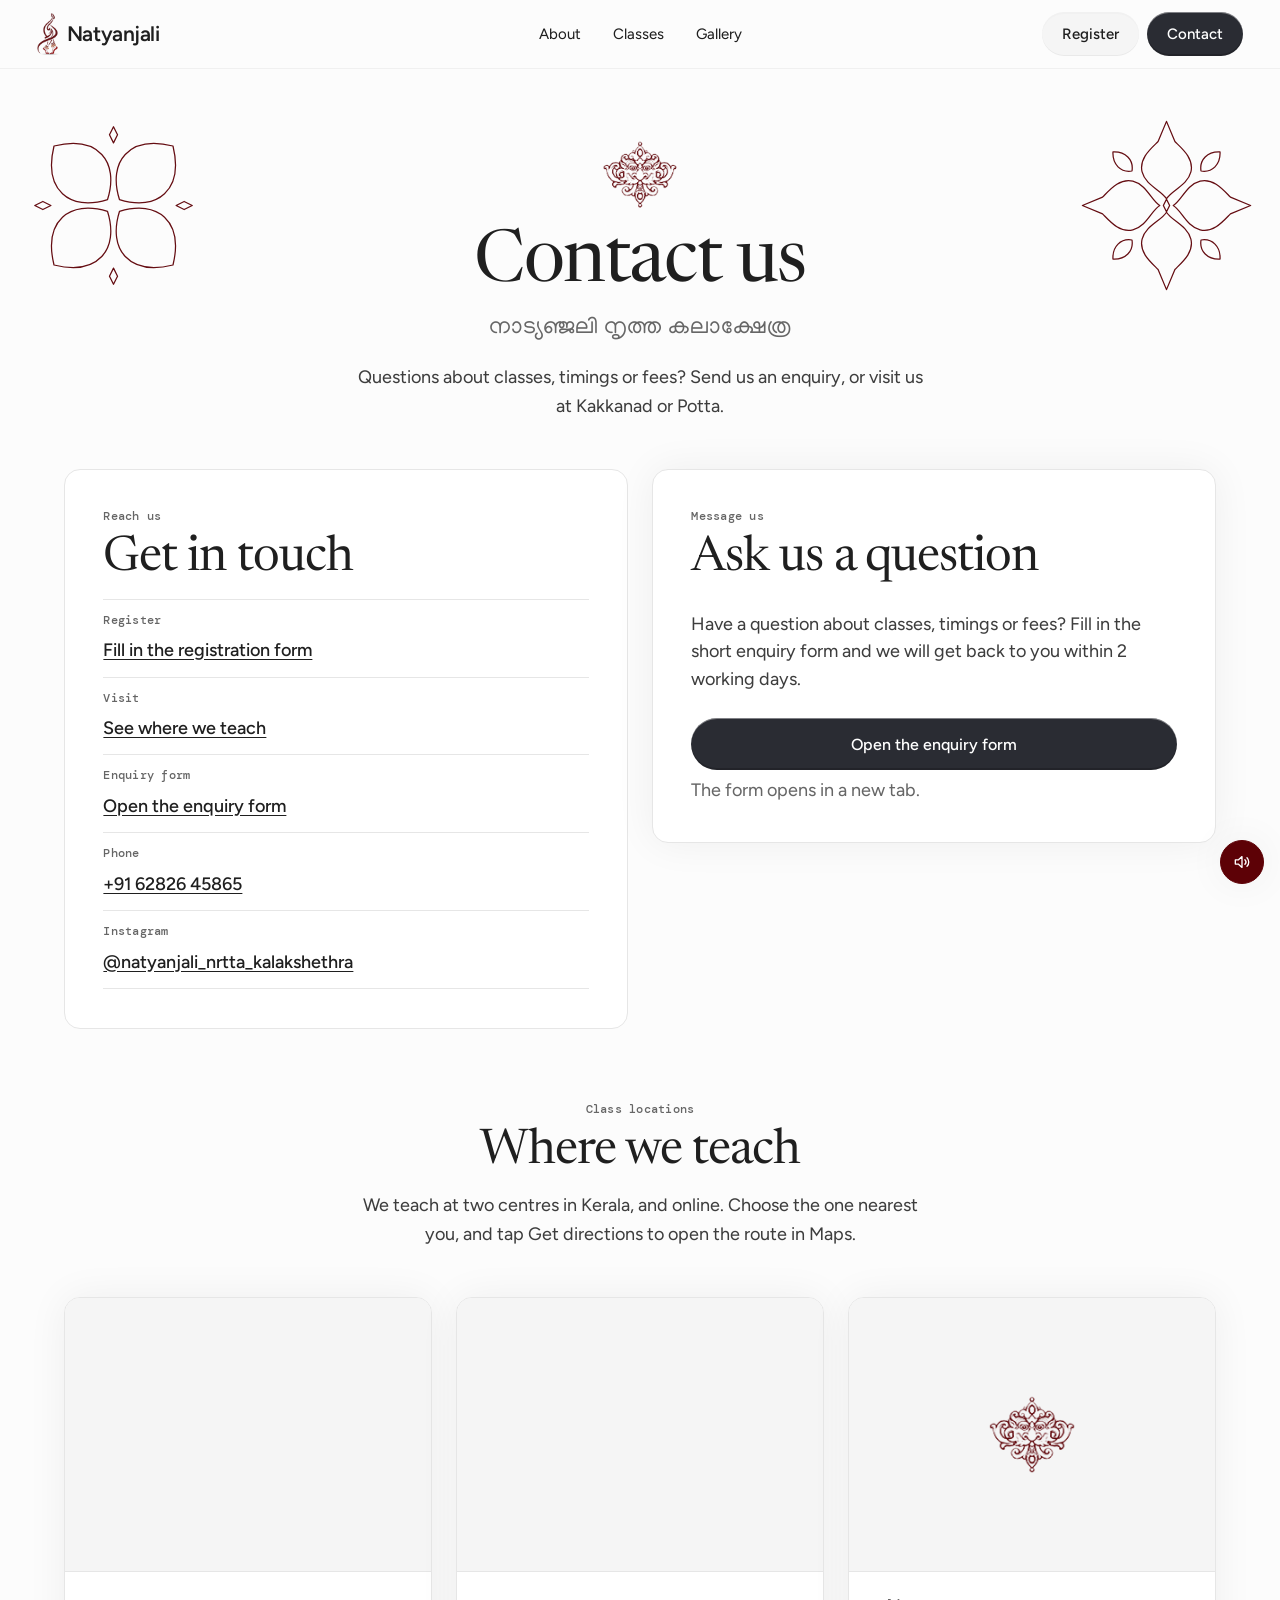
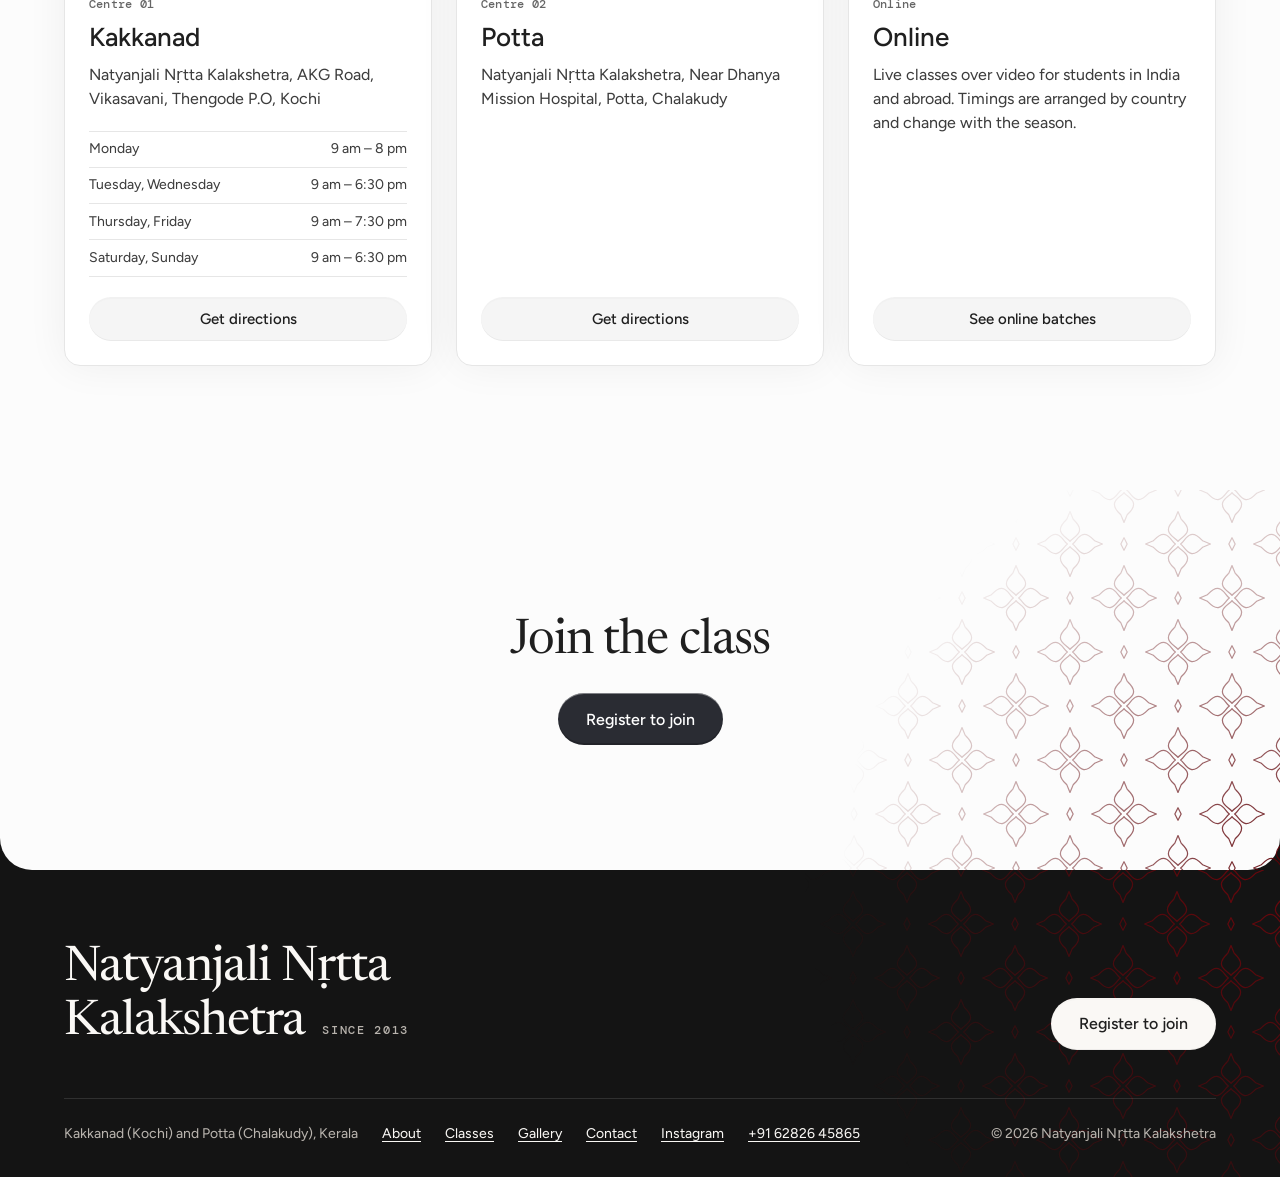
<file: contact.html>
<!doctype html>
<html lang="en">
<head>
  <meta charset="utf-8">
  <meta name="robots" content="noindex, nofollow">
  <meta name="viewport" content="width=device-width, initial-scale=1">
  <title>Contact | Natyanjali Nṛtta Kalakshetra</title>
  <meta name="description" content="Contact Natyanjali Nṛtta Kalakshetra, a Bharatanatyam dance school with classes in Kakkanad and Potta, Kerala, and online.">
  <meta property="og:title" content="Contact Natyanjali Nṛtta Kalakshetra">
  <meta property="og:description" content="Bharatanatyam classes in Kakkanad and Potta, Kerala, and online.">
  <meta property="og:type" content="website">
  <meta name="theme-color" content="#fcfcfc">
  <link rel="icon" href="favicon.png?v=2" type="image/png">
  <link rel="preconnect" href="https://fonts.googleapis.com">
  <link rel="preconnect" href="https://fonts.gstatic.com" crossorigin>
  <link rel="stylesheet" href="https://fonts.googleapis.com/css2?family=DM+Mono:wght@400&family=Figtree:wght@300..700&family=Manjari:wght@400&family=Newsreader:opsz,wght@6..72,400&display=swap">
  <script>
    document.documentElement.classList.add("js");
    // Opening animations only run on a visible page. They finish in under 2 seconds, so the
    // class always comes off at 2.5: if they ever stall, the text still appears.
    if (document.visibilityState === "visible" && !matchMedia("(prefers-reduced-motion: reduce)").matches) {
      document.documentElement.classList.add("animate-in");
      setTimeout(function () { document.documentElement.classList.remove("animate-in"); }, 2500);
    }
  </script>
  <link rel="stylesheet" href="css/tokens.css?v=2">
  <link rel="stylesheet" href="css/site.css?v=2">
</head>
<body>
  <a class="skip-link" href="#main">Skip to content</a>

  <div class="page">
    <header class="nav">
      <div class="wrap nav-inner">
        <a class="brand" href="index.html" aria-label="Natyanjali, home">
          <img src="images/logo.png" alt="" width="22" height="42">
          Natyanjali
        </a>
        <button class="nav-toggle" type="button" aria-expanded="false" aria-controls="nav-menu" aria-label="Open menu">
          <span class="nav-toggle-bars" aria-hidden="true"><span></span><span></span><span></span></span>
        </button>
        <div class="nav-menu" id="nav-menu">
          <nav class="nav-links" aria-label="Pages">
            <a href="about.html">About</a>
            <a href="classes.html">Classes</a>
            <a href="gallery.html">Gallery</a>
          </nav>
          <div class="nav-actions">
            <a class="btn btn-secondary" href="index.html#register">Register</a>
            <a class="btn btn-primary" href="contact.html" aria-current="page">Contact</a>
          </div>
        </div>
      </div>
    </header>

    <main id="main">
      <section class="wrap about-head">
        <div class="ornament" aria-hidden="true">
          <img src="images/ornament.png" alt="" width="390" height="352">
        </div>
        <h1 class="display">Contact us</h1>
        <p class="hero-malayalam" lang="ml">നാട്യഞ്ജലി നൃത്ത കലാക്ഷേത്ര</p>
        <p class="lede">Questions about classes, timings or fees? Send us an enquiry, or visit us at Kakkanad or Potta.</p>
      </section>

      <section class="wrap about-cards contact-top" aria-label="Ways to reach us">
        <article class="card about-card">
          <p class="label">Reach us</p>
          <h2 class="title">Get in touch</h2>
          <dl class="contact-list" id="contact-list">
            <div>
              <dt class="label">Register</dt>
              <dd><a href="index.html#register">Fill in the registration form</a></dd>
            </div>
            <div>
              <dt class="label">Visit</dt>
              <dd><a href="#locations">See where we teach</a></dd>
            </div>
          </dl>
        </article>

        <article class="card about-card contact-form-card" id="message-card">
          <p class="label">Message us</p>
          <h2 class="title" id="message-title">Send us a message</h2>
          <div id="enquiry-external" hidden>
            <p class="admission-note">Have a question about classes, timings or fees? Fill in the short enquiry form and we will get back to you within 2 working days.</p>
            <a class="btn btn-primary btn-large btn-block" id="enquiry-open" target="_blank" rel="noopener">Open the enquiry form</a>
            <p class="hint">The form opens in a new tab.</p>
          </div>
          <form id="message-form" novalidate>
            <div class="form-grid">
              <div class="field span-2" data-field="name">
                <label class="field-label" for="msgName">Your name</label>
                <input class="input" id="msgName" name="name" type="text" autocomplete="name" maxlength="120" required>
                <p class="field-error" hidden></p>
              </div>

              <div class="field" data-field="phone">
                <label class="field-label" for="msgPhone">Phone number</label>
                <input class="input" id="msgPhone" name="phone" type="tel" inputmode="tel" autocomplete="tel" maxlength="20" required>
                <p class="field-error" hidden></p>
              </div>

              <div class="field" data-field="email">
                <label class="field-label" for="msgEmail">Email <span class="optional">(optional)</span></label>
                <input class="input" id="msgEmail" name="email" type="email" autocomplete="email" maxlength="160">
                <p class="field-error" hidden></p>
              </div>

              <div class="field span-2" data-field="location">
                <label class="field-label" for="msgLocation">Which location is it about? <span class="optional">(optional)</span></label>
                <select class="input" id="msgLocation" name="location">
                  <option value="">Not sure yet</option>
                </select>
              </div>

              <div class="field span-2" data-field="message">
                <label class="field-label" for="msgText">Your message</label>
                <textarea class="input" id="msgText" name="message" rows="4" maxlength="1000" required></textarea>
                <p class="field-error" hidden></p>
              </div>

              <div class="trap" aria-hidden="true">
                <label for="msgWebsite">Leave this empty</label>
                <input id="msgWebsite" name="website" type="text" tabindex="-1" autocomplete="off">
              </div>

              <div class="field span-2" data-field="consent">
                <label class="consent">
                  <input type="checkbox" id="msgConsent" name="consent" required>
                  <span>I agree that Natyanjali Nṛtta Kalakshetra can keep these details and contact me about my message.</span>
                </label>
                <p class="field-error" hidden></p>
              </div>

              <div class="form-alert span-2" id="message-alert" role="alert" hidden></div>

              <div class="span-2">
                <button class="btn btn-primary btn-large btn-block is-waiting" id="message-submit" type="submit">Send message</button>
              </div>
            </div>
          </form>

          <div class="done" id="message-done" tabindex="-1" hidden>
            <div class="done-check" aria-hidden="true">
              <svg width="24" height="24" viewBox="0 0 24 24" fill="none" stroke="currentColor" stroke-width="2.2"><path d="m5 12.5 4.5 4.5L19 7.5"/></svg>
            </div>
            <h3 class="heading" id="message-done-title"></h3>
            <p id="message-done-text"></p>
            <div class="done-actions">
              <a class="btn btn-primary" id="message-whatsapp" target="_blank" rel="noopener" hidden>Send on WhatsApp</a>
              <button class="btn btn-secondary" id="message-again" type="button">Send another message</button>
            </div>
          </div>
        </article>
      </section>

      <section class="section wrap locations" id="locations" aria-labelledby="locations-title">
        <div class="section-head">
          <p class="label">Class locations</p>
          <h2 class="title" id="locations-title">Where we teach</h2>
          <p class="lede">We teach at two centres in Kerala, and online. Choose the one nearest you, and tap Get directions to open the route in Maps.</p>
        </div>
        <div class="location-grid" id="location-grid">
          <noscript><p class="lede">Kakkanad (Kochi) and Potta (Chalakudy), Kerala, and online.</p></noscript>
        </div>
      </section>

      <section class="section wrap about-cta" aria-labelledby="join-title">
        <h2 class="title" id="join-title">Join the class</h2>
        <a class="btn btn-primary btn-large" href="index.html#register">Register to join</a>
      </section>
    </main>
  </div>

  <footer class="footer">
    <div class="wrap">
      <div class="footer-top">
        <p class="footer-name">Natyanjali Nṛtta Kalakshetra <span>Since 2013</span></p>
        <a class="btn btn-secondary btn-large" href="index.html#register">Register to join</a>
      </div>
      <div class="footer-bottom">
        <ul class="footer-contact" id="footer-contact">
          <li id="footer-address">Kerala, India</li>
          <li><a href="about.html">About</a></li>
          <li><a href="classes.html">Classes</a></li>
          <li><a href="gallery.html">Gallery</a></li>
          <li><a href="contact.html" aria-current="page">Contact</a></li>
          <li><a id="footer-instagram" target="_blank" rel="noopener">Instagram</a></li>
        </ul>
        <span>&copy; <span id="year">2026</span> Natyanjali Nṛtta Kalakshetra</span>
      </div>
    </div>
    <div class="footer-rosette" aria-hidden="true">
      <svg id="rosette" viewBox="0 0 1000 1000"></svg>
    </div>
  </footer>

  <script src="js/config.js?v=2"></script>
  <script src="js/main.js?v=2"></script>
  <script src="js/contact.js?v=2"></script>
  <script src="js/music.js?v=2"></script>
</body>
</html>
</file>
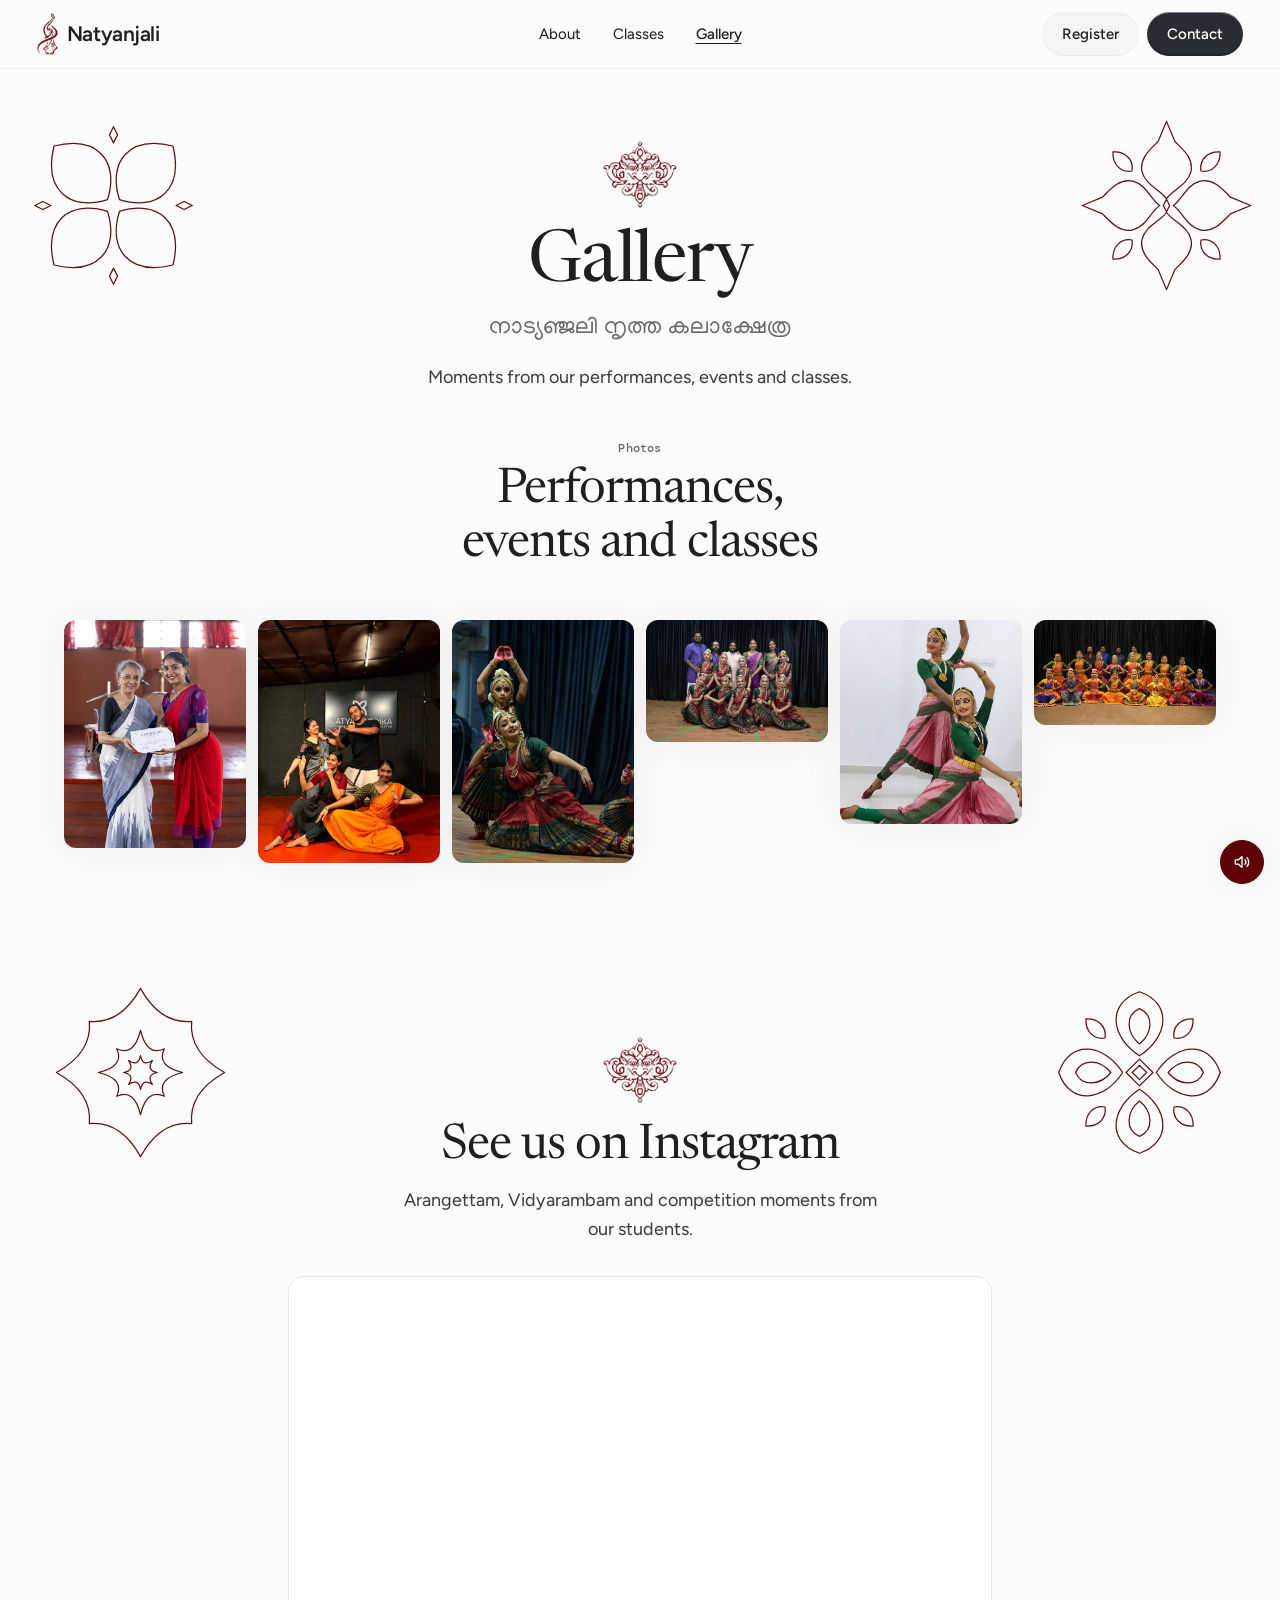
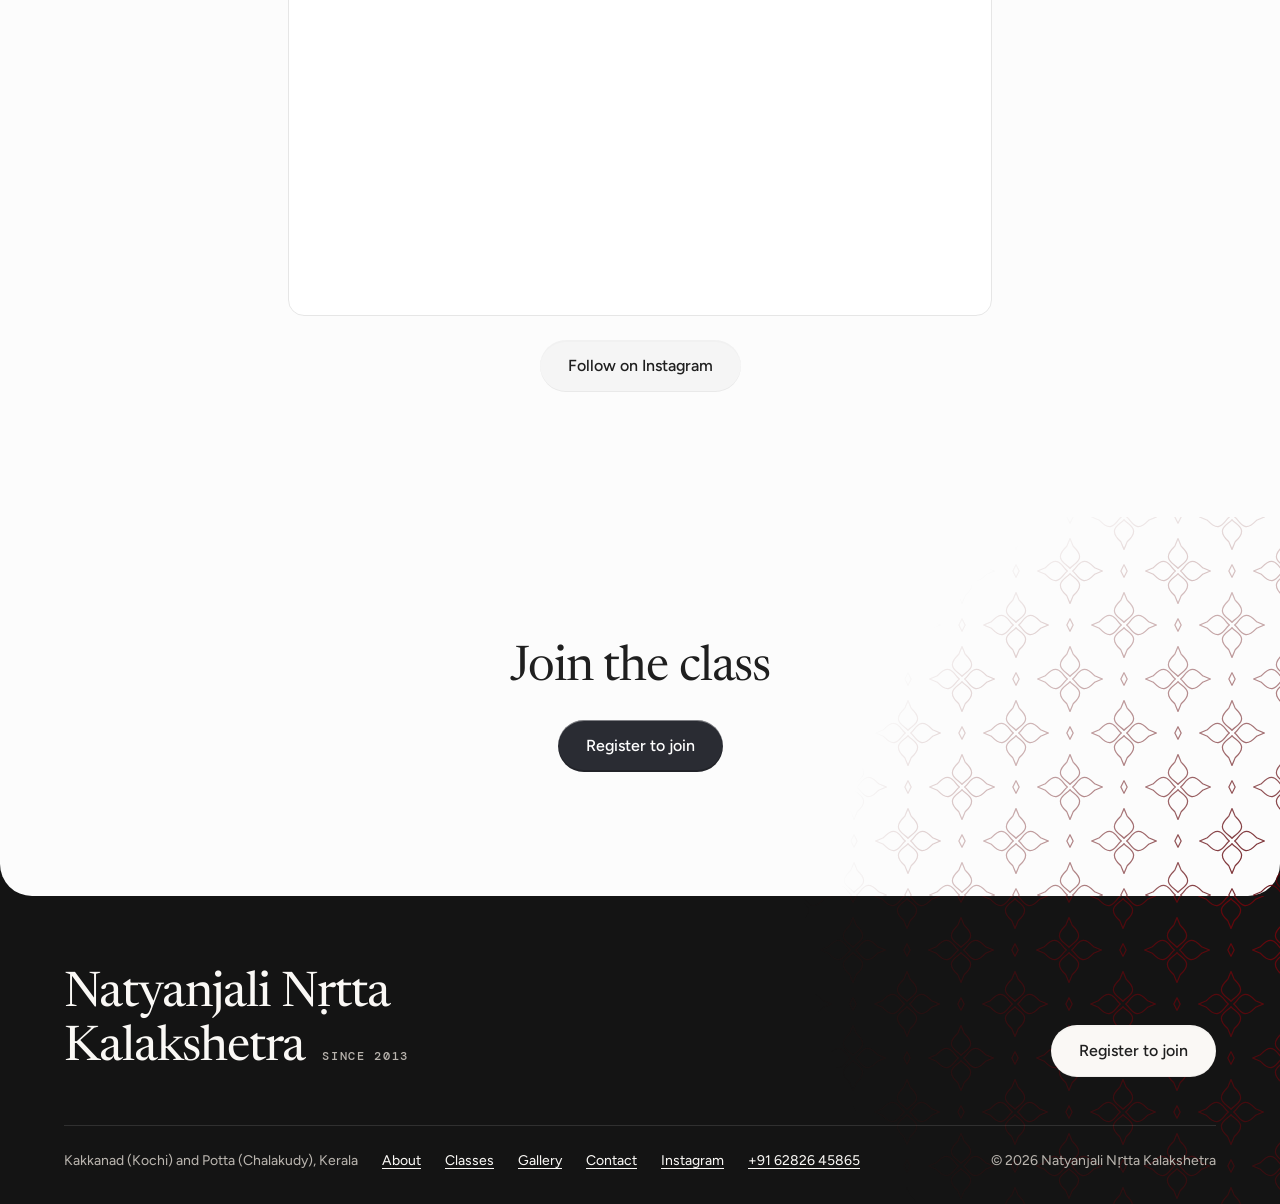
<file: gallery.html>
<!doctype html>
<html lang="en">
<head>
  <meta charset="utf-8">
  <meta name="robots" content="noindex, nofollow">
  <meta name="viewport" content="width=device-width, initial-scale=1">
  <title>Gallery | Natyanjali Nṛtta Kalakshetra</title>
  <meta name="description" content="Photos from Natyanjali Nṛtta Kalakshetra, a Bharatanatyam dance school with classes in Kakkanad and Potta, Kerala, and online: workshops, performances and class moments.">
  <meta property="og:title" content="Gallery | Natyanjali Nṛtta Kalakshetra">
  <meta property="og:description" content="Bharatanatyam classes in Kakkanad and Potta, Kerala, and online.">
  <meta property="og:type" content="website">
  <meta name="theme-color" content="#fcfcfc">
  <link rel="icon" href="favicon.png?v=2" type="image/png">
  <link rel="preconnect" href="https://fonts.googleapis.com">
  <link rel="preconnect" href="https://fonts.gstatic.com" crossorigin>
  <link rel="stylesheet" href="https://fonts.googleapis.com/css2?family=DM+Mono:wght@400&family=Figtree:wght@300..700&family=Manjari:wght@400&family=Newsreader:opsz,wght@6..72,400&display=swap">
  <script>
    document.documentElement.classList.add("js");
    // Opening animations only run on a visible page. They finish in under 2 seconds, so the
    // class always comes off at 2.5: if they ever stall, the text still appears.
    if (document.visibilityState === "visible" && !matchMedia("(prefers-reduced-motion: reduce)").matches) {
      document.documentElement.classList.add("animate-in");
      setTimeout(function () { document.documentElement.classList.remove("animate-in"); }, 2500);
    }
  </script>
  <link rel="stylesheet" href="css/tokens.css?v=2">
  <link rel="stylesheet" href="css/site.css?v=2">
</head>
<body>
  <a class="skip-link" href="#main">Skip to content</a>

  <div class="page">
    <header class="nav">
      <div class="wrap nav-inner">
        <a class="brand" href="index.html" aria-label="Natyanjali, home">
          <img src="images/logo.png" alt="" width="22" height="42">
          Natyanjali
        </a>
        <button class="nav-toggle" type="button" aria-expanded="false" aria-controls="nav-menu" aria-label="Open menu">
          <span class="nav-toggle-bars" aria-hidden="true"><span></span><span></span><span></span></span>
        </button>
        <div class="nav-menu" id="nav-menu">
          <nav class="nav-links" aria-label="Pages">
            <a href="about.html">About</a>
            <a href="classes.html">Classes</a>
            <a href="gallery.html" aria-current="page">Gallery</a>
          </nav>
          <div class="nav-actions">
            <a class="btn btn-secondary" href="index.html#register">Register</a>
            <a class="btn btn-primary" href="contact.html">Contact</a>
          </div>
        </div>
      </div>
    </header>

    <main id="main">
      <section class="wrap about-head">
        <div class="ornament" aria-hidden="true">
          <img src="images/ornament.png" alt="" width="390" height="352">
        </div>
        <h1 class="display">Gallery</h1>
        <p class="hero-malayalam" lang="ml">നാട്യഞ്ജലി നൃത്ത കലാക്ഷേത്ര</p>
        <p class="lede">Moments from our performances, events and classes.</p>
      </section>

      <section class="wrap gallery" aria-labelledby="photos-title">
        <div class="section-head">
          <p class="label">Photos</p>
          <h2 class="title" id="photos-title">Performances, events and classes</h2>
        </div>

        <!-- To add a photo, copy one <li> below, save the picture in images/gallery/ and change the file name
             (twice), the description (alt) and the caption. Set width and height to the picture's size in pixels.
             Photos fill the columns in this order, and the caption shows when a photo is opened. -->
        <ul class="gallery-grid" id="gallery-grid">
          <li class="gallery-item">
            <button class="gallery-open" type="button" data-full="images/gallery/workshop-certificate.jpg" data-caption="Receiving a certificate of participation at a Bharatanatyam workshop.">
              <img src="images/gallery/workshop-certificate.jpg" alt="Two women holding a certificate of participation, smiling, in a hall with red curtains after a Bharatanatyam workshop" width="1440" height="1800" loading="lazy">
            </button>
          </li>
          <li class="gallery-item">
            <button class="gallery-open" type="button" data-full="images/gallery/studio-session.jpg" data-caption="A playful moment after a practice session in the studio.">
              <img src="images/gallery/studio-session.jpg" alt="Four people striking playful dance poses together on a red studio floor, with a sign on the wall behind them" width="1200" height="1600" loading="lazy">
            </button>
          </li>
          <li class="gallery-item">
            <button class="gallery-open" type="button" data-full="images/gallery/arangettam-dancers.jpg" data-caption="Young dancers at an Arangettam.">
              <img src="images/gallery/arangettam-dancers.jpg" alt="Young dancers in green and maroon Bharatanatyam costumes posing on a wooden stage, two of them raising their hands in front of dark curtains" width="1080" height="1440" loading="lazy">
            </button>
          </li>
          <li class="gallery-item">
            <button class="gallery-open" type="button" data-full="images/gallery/arangettam-team.jpg" data-caption="Dancers and their orchestra team after an Arangettam.">
              <img src="images/gallery/arangettam-team.jpg" alt="A group of young dancers in green and maroon costumes posing in two rows, with five adults standing behind them in front of a dark curtain" width="1080" height="719" loading="lazy">
            </button>
          </li>
          <li class="gallery-item">
            <button class="gallery-open" type="button" data-full="images/gallery/pair-pose.jpg" data-caption="Two dancers in a Bharatanatyam pose.">
              <img src="images/gallery/pair-pose.jpg" alt="Two dancers in green and pink Bharatanatyam costumes striking a pose together in a bright white room" width="1294" height="1445" loading="lazy">
            </button>
          </li>
          <li class="gallery-item">
            <button class="gallery-open" type="button" data-full="images/gallery/group-stage.jpg" data-caption="A group of dancers together on stage.">
              <img src="images/gallery/group-stage.jpg" alt="A large group of dancers in bright orange, yellow, red and blue costumes posed in rows in front of a black curtain, with four adults standing behind them" width="1440" height="828" loading="lazy">
            </button>
          </li>
        </ul>
      </section>

      <section class="section" id="instagram" aria-labelledby="instagram-title">
        <div class="wrap">
          <div class="section-head">
            <div class="ornament" aria-hidden="true">
              <img src="images/ornament.png" alt="" width="390" height="352">
            </div>
            <h2 class="title" id="instagram-title">See us on Instagram</h2>
            <p class="lede">Arangettam, Vidyarambam and competition moments from our students.</p>
          </div>
        </div>
        <div class="ig-carousel" id="ig-carousel" hidden>
          <ul class="ig-track" id="ig-track"></ul>
        </div>
        <div class="wrap">
          <div class="card ig-frame" id="ig-frame" hidden></div>
          <div class="ig-actions">
            <button class="btn btn-secondary btn-large ig-pause" id="ig-pause" type="button" aria-pressed="false" hidden>Pause</button>
            <a class="btn btn-secondary btn-large" id="ig-follow" target="_blank" rel="noopener">Follow on Instagram</a>
          </div>
        </div>
      </section>

      <section class="section wrap about-cta" aria-labelledby="join-title">
        <h2 class="title" id="join-title">Join the class</h2>
        <a class="btn btn-primary btn-large" href="index.html#register">Register to join</a>
      </section>

      <dialog class="lightbox" id="lightbox" aria-label="Photo viewer">
        <button class="lightbox-button lightbox-close" id="lightbox-close" type="button" aria-label="Close photo">
          <svg width="22" height="22" viewBox="0 0 24 24" fill="none" stroke="currentColor" stroke-width="2" stroke-linecap="round" aria-hidden="true"><path d="M6 6l12 12M18 6L6 18"/></svg>
        </button>
        <button class="lightbox-button lightbox-prev" id="lightbox-prev" type="button" aria-label="Previous photo">
          <svg width="22" height="22" viewBox="0 0 24 24" fill="none" stroke="currentColor" stroke-width="2" stroke-linecap="round" stroke-linejoin="round" aria-hidden="true"><path d="M15 5l-7 7 7 7"/></svg>
        </button>
        <figure class="lightbox-figure">
          <img id="lightbox-image" alt="">
          <figcaption id="lightbox-caption"></figcaption>
        </figure>
        <button class="lightbox-button lightbox-next" id="lightbox-next" type="button" aria-label="Next photo">
          <svg width="22" height="22" viewBox="0 0 24 24" fill="none" stroke="currentColor" stroke-width="2" stroke-linecap="round" stroke-linejoin="round" aria-hidden="true"><path d="M9 5l7 7-7 7"/></svg>
        </button>
      </dialog>
    </main>
  </div>

  <footer class="footer">
    <div class="wrap">
      <div class="footer-top">
        <p class="footer-name">Natyanjali Nṛtta Kalakshetra <span>Since 2013</span></p>
        <a class="btn btn-secondary btn-large" href="index.html#register">Register to join</a>
      </div>
      <div class="footer-bottom">
        <ul class="footer-contact" id="footer-contact">
          <li id="footer-address">Kerala, India</li>
          <li><a href="about.html">About</a></li>
          <li><a href="classes.html">Classes</a></li>
          <li><a href="gallery.html" aria-current="page">Gallery</a></li>
          <li><a href="contact.html">Contact</a></li>
          <li><a id="footer-instagram" target="_blank" rel="noopener">Instagram</a></li>
        </ul>
        <span>&copy; <span id="year">2026</span> Natyanjali Nṛtta Kalakshetra</span>
      </div>
    </div>
    <div class="footer-rosette" aria-hidden="true">
      <svg id="rosette" viewBox="0 0 1000 1000"></svg>
    </div>
  </footer>

  <script src="js/config.js?v=2"></script>
  <script src="js/main.js?v=2"></script>
  <script src="js/gallery.js?v=2"></script>
  <script src="js/music.js?v=2"></script>
</body>
</html>
</file>
<file: css/tokens.css>
/* ==========================================================================
   Natyanjali design tokens
   Values follow the visual language of sarvam.ai/brand-guidelines.
   Change a value here and it updates across the whole site.
   See DESIGN.md for how each token is meant to be used.
   ========================================================================== */

:root {
  color-scheme: light;

  /* Surfaces */
  --surface: #fcfcfc;
  --surface-raised: #ffffff;
  --surface-2: #f5f5f5;
  --surface-3: #f0f0f0;
  --surface-inverse: #141414;

  /* Strokes */
  --stroke: #e6e6e6;
  --stroke-soft: #f0f0f0;
  --stroke-strong: #8a8a8a; /* form controls: 3:1 against the surface */

  /* Text */
  --text: #1f1f1f;
  --text-2: #3d3d3d;
  --text-3: #666666;
  --text-inverse: #faf8f5;
  --text-inverse-2: #b9b4ae;

  /* Brand */
  --blue: #393cc1;
  --ink: #2a2c33; /* primary button */
  --danger: #b3261e;

  /* The footer rosette. The logo's disc in favicon.svg uses the same value. */
  --accent: #5d0106;          /* the maroon of the school logo */
  --accent-on-dark: #c4545b;  /* the same maroon, lifted so it shows on the dark footer and banner */

  /* Type families */
  --font-display: "Newsreader", "Noto Serif Malayalam", Georgia, serif;
  --font-body: "Figtree", "Noto Sans Malayalam", system-ui, sans-serif;
  --font-mono: "DM Mono", ui-monospace, Menlo, monospace;
  --font-malayalam: "Manjari", "Noto Sans Malayalam", sans-serif;

  /* Type scale */
  --text-display: clamp(2.5rem, 1.45rem + 4.6vw, 4.5rem);
  --text-title: clamp(2rem, 1.55rem + 1.9vw, 3.25rem);
  --text-heading: 1.625rem;
  --text-lede: 1.125rem;
  --text-body: 1rem;
  --text-small: 0.875rem;
  --text-label: 0.75rem;

  --weight-regular: 425;
  --weight-medium: 525;

  /* Spacing */
  --space-1: 0.25rem;
  --space-2: 0.5rem;
  --space-3: 0.75rem;
  --space-4: 1rem;
  --space-5: 1.5rem;
  --space-6: 2rem;
  --space-7: 3rem;
  --space-8: 4.5rem;
  --space-9: clamp(4.5rem, 3rem + 6vw, 8rem);

  /* Layout */
  --page-max: 72rem;
  --reading-max: 36rem;
  --gutter: clamp(1rem, 0.5rem + 2.5vw, 2.5rem);
  --nav-height: 68px;

  /* Radii */
  --radius-sm: 0.5rem;
  --radius-md: 0.75rem;
  --radius-lg: 1rem;
  --radius-xl: 2rem;
  --radius-pill: 999px;

  /* Elevation */
  --shadow-card: 0 0 40px 0 #0000000f;
  --shadow-button-primary: inset 0 1px 0 0 #ffffff66, inset 0 -2px 0 0 #00000033;
  --shadow-button-secondary: inset 0 2px 0 0 #c8c8c81a, inset 0 -1px 0 0 #0000000d;

  /* Focus */
  --focus-ring: 0 0 0 3px #393cc140;
  --danger-ring: 0 0 0 3px #b3261e26;

  /* Motion */
  --ease-out: cubic-bezier(0.16, 1, 0.3, 1);
  --ease-in-out: cubic-bezier(0.4, 0, 0.2, 1);
  --duration-fast: 150ms;
  --duration-base: 450ms;
}
</file>
<file: css/site.css>
/* ==========================================================================
   Base
   ========================================================================== */

*, *::before, *::after { box-sizing: border-box; }

html {
  scroll-behavior: smooth;
  scroll-padding-top: calc(var(--nav-height) + var(--space-5));
  -webkit-text-size-adjust: 100%;
}

body {
  margin: 0;
  background: var(--surface-inverse);
  color: var(--text-2);
  font-family: var(--font-body);
  font-size: var(--text-body);
  font-weight: var(--weight-regular);
  line-height: 1.6;
  -webkit-font-smoothing: antialiased;
}

h1, h2, h3, p, ol, ul, dl, dd, fieldset, legend { margin: 0; padding: 0; }
ol, ul { list-style: none; }
fieldset { border: 0; min-width: 0; }
a { color: inherit; }
img, svg, iframe { display: block; max-width: 100%; }
img { height: auto; }
[hidden] { display: none !important; }

:focus-visible {
  outline: 2px solid var(--blue);
  outline-offset: 2px;
}

.skip-link {
  position: absolute;
  left: var(--space-4);
  top: -4rem;
  z-index: 100;
  padding: var(--space-2) var(--space-4);
  border-radius: var(--radius-pill);
  background: var(--ink);
  color: #fff;
}
.skip-link:focus { top: var(--space-3); }

.page {
  background: var(--surface);
  border-radius: 0 0 var(--radius-xl) var(--radius-xl);
}

.wrap {
  width: min(100%, calc(var(--page-max) + var(--gutter) * 2));
  margin-inline: auto;
  padding-inline: var(--gutter);
}

/* ==========================================================================
   Type
   ========================================================================== */

.display, .title {
  color: var(--text);
  font-family: var(--font-display);
  font-weight: 400;
  letter-spacing: -0.02em;
  line-height: 1.1;
  text-wrap: balance;
}
.display { font-size: var(--text-display); }
.title { font-size: var(--text-title); }

.lede {
  color: var(--text-2);
  font-size: var(--text-lede);
  line-height: 1.6;
  text-wrap: pretty;
}

.heading {
  color: var(--text);
  font-size: var(--text-heading);
  font-weight: var(--weight-medium);
  line-height: 1.33;
}

.label {
  font-family: var(--font-mono);
  font-size: var(--text-label);
  letter-spacing: 0.02em;
  line-height: 1.35;
}

/* The small ornament that sits above headings */
.ornament {
  width: 76px;
  margin-inline: auto;
}
.ornament img { width: 100%; height: auto; }

/* ==========================================================================
   Buttons
   ========================================================================== */

.btn {
  display: inline-flex;
  align-items: center;
  justify-content: center;
  gap: var(--space-2);
  min-height: 44px;
  padding: var(--space-2) 1.25rem;
  border: 0;
  border-radius: var(--radius-pill);
  font: inherit;
  font-size: 0.9375rem;
  font-weight: var(--weight-medium);
  line-height: 1.2;
  text-decoration: none;
  cursor: pointer;
  transition: background-color var(--duration-fast) var(--ease-in-out), color var(--duration-fast) var(--ease-in-out), box-shadow var(--duration-fast) var(--ease-in-out), transform var(--duration-fast) var(--ease-in-out);
}
.btn:active { transform: translateY(1px); }

.btn-primary {
  background: var(--ink);
  box-shadow: var(--shadow-button-primary);
  color: #fff;
}
/* On hover the button fills with the logo maroon and the text stays white (about 15:1). */
.btn-primary:hover:not(.is-waiting) {
  background: var(--accent);
  box-shadow: none;
  color: #fff;
}

.btn-secondary {
  background: var(--surface-2);
  box-shadow: var(--shadow-button-secondary);
  color: var(--text);
}
.btn-secondary:hover { background: var(--stroke); }

.btn-large { min-height: 52px; padding-inline: 1.75rem; font-size: 1rem; }
.btn-block { width: 100%; }

/* Waits for the consent tick. Still clickable, so it can explain what's missing. */
.btn-primary.is-waiting { background: var(--stroke); box-shadow: none; color: var(--text-3); }
.btn-primary[aria-busy="true"] { cursor: progress; opacity: 0.75; }

/* ==========================================================================
   Navigation
   ========================================================================== */

.nav {
  position: sticky;
  top: 0;
  z-index: 50;
  background: #fcfcfcd9;
  -webkit-backdrop-filter: blur(14px);
  backdrop-filter: blur(14px);
  box-shadow: 0 1px 0 var(--stroke-soft);
}

/* The bar runs the full width of the screen: logo at the far left, buttons at the far right, with the same padding either side */
.nav-inner {
  display: grid;
  grid-template-columns: 1fr auto 1fr;
  align-items: center;
  gap: var(--space-5);
  height: var(--nav-height);
  width: 100%;
  margin: 0;
  padding-inline: clamp(1rem, 0.4rem + 2.4vw, 2.5rem);
}
.brand { justify-self: start; }

.brand {
  display: inline-flex;
  align-items: center;
  gap: var(--space-2);
  color: var(--text);
  font-size: 1.3125rem;
  font-weight: 600;
  letter-spacing: -0.02em;
  text-decoration: none;
}
.brand img { width: auto; height: 42px; }

.nav-links { display: flex; gap: var(--space-6); }
.nav-links a {
  color: var(--text);
  font-size: 0.9375rem;
  text-decoration: none;
}
.nav-links a:hover { color: var(--text-3); }

.nav-actions { display: flex; justify-self: end; gap: var(--space-2); }

/* On wide screens the menu wrapper does not exist as a box, so the three-column bar is unchanged */
.nav-menu { display: contents; }
.nav-toggle { display: none; }

/* ==========================================================================
   Hero: the title on the left, the dancer on the right, as one section
   ========================================================================== */

.hero {
  position: relative;
  display: flex;
  align-items: center;
  overflow: hidden;
  min-height: var(--hero-h);
}

.hero-inner { position: relative; z-index: 1; padding-block: var(--space-7); }

/* The temple pillar on the left balances the dancer on the right. Both are sized from the same
   height (--hero-h) so the pillar always runs from her raised hand down to her feet. */
.hero {
  --hero-h: min(calc(100svh - var(--nav-height)), 760px);
  --fig-scale: 1.2;                                  /* the photo's height, as a multiple of --hero-h */
  --fig-h: calc(var(--hero-h) * var(--fig-scale) * 0.634);   /* from her raised hand to her feet */
  --fig-base: calc(var(--hero-h) * var(--fig-scale) * 0.12); /* her feet, measured up from the section's bottom */
  --pillar-w: clamp(190px, 54vw, 320px);             /* phones only, see below */
  --pillar-edge: 0.75rem;
}
.hero-pillar {
  position: absolute;
  bottom: var(--fig-base);
  left: var(--pillar-edge);
  height: var(--fig-h);
  width: auto;
  pointer-events: none;
}

.hero .display { font-size: clamp(2.25rem, 4.4vw, 4rem); }

/* The text block is centred on the whole section. The dancer sits to its right, the pillar to its left. */
.hero-text {
  margin-inline: auto;
  width: min(32rem, 44vw);
  text-align: center;
}
.hero-text .ornament { margin: 0 auto var(--space-4); }

.hero-malayalam {
  margin-top: var(--space-2);
  color: var(--text-3);
  font-family: var(--font-malayalam);
  font-size: clamp(1.125rem, 1rem + 0.6vw, 1.5rem);
  line-height: 1.5;
}

.hero-text .lede { margin: var(--space-3) auto var(--space-5); }

/* The photo's light side and floor fade into the page. Its dark corner keeps the right edge. */
.hero-photo { position: absolute; inset: 0; pointer-events: none; }
.hero-photo img {
  position: absolute;
  /* On narrower screens the dancer moves further right, off the centred text. Her dark corner is just cropped. */
  right: calc(-1 * clamp(40px, (1560px - 100vw) * 0.5, 150px));
  bottom: 0;
  width: auto;
  max-width: none;
  height: calc(var(--hero-h) * var(--fig-scale));
  -webkit-mask-image: linear-gradient(90deg, transparent 0%, #000 32%), linear-gradient(180deg, #000 86%, transparent 100%);
  mask-image: linear-gradient(90deg, transparent 0%, #000 32%), linear-gradient(180deg, #000 86%, transparent 100%);
  -webkit-mask-composite: source-in;
  mask-composite: intersect;
}

/* On narrow laptop and tablet screens the dancer is a little smaller and sits further right, clear of the centred text */
@media (min-width: 861px) and (max-width: 1000px) {
  .hero { --fig-scale: 1; }
  .hero-photo img { right: -130px; }
}

/* ==========================================================================
   Registration
   ========================================================================== */

.register { padding-bottom: 0; }

.register-grid {
  display: grid;
  grid-template-columns: minmax(0, 5fr) minmax(0, 7fr);
  gap: clamp(var(--space-6), 6vw, 6rem);
  align-items: start;
}

.register-intro { position: sticky; top: calc(var(--nav-height) + var(--space-6)); }
.register-intro .lede { margin-top: var(--space-3); }

/* A soft clearing, so the pattern passes around this text and not through it */
.register-intro { background: var(--surface); box-shadow: 0 0 28px 28px var(--surface); }

.next-steps-title { margin-top: var(--space-6); margin-bottom: var(--space-2); color: var(--text); font-size: var(--text-body); font-weight: var(--weight-medium); }
.next-steps li {
  display: grid;
  grid-template-columns: 2rem 1fr;
  padding-block: 0.875rem;
  border-top: 1px solid var(--stroke);
}
.next-steps .label { padding-top: 0.25rem; color: var(--text-3); }

.card {
  background: var(--surface-raised);
  border: 1px solid var(--stroke);
  border-radius: var(--radius-lg);
}

.form-card { padding: clamp(var(--space-5), 3vw, 2.5rem); box-shadow: var(--shadow-card); }

/* ==========================================================================
   Form
   ========================================================================== */

.form-grid {
  display: grid;
  grid-template-columns: repeat(2, minmax(0, 1fr));
  gap: var(--space-5) var(--space-4);
}
.span-2 { grid-column: 1 / -1; }

.field-label, .group-label {
  display: block;
  margin-bottom: var(--space-2);
  color: var(--text);
  font-size: var(--text-small);
  font-weight: var(--weight-medium);
  line-height: 1.4;
}
.optional { color: var(--text-3); font-weight: var(--weight-regular); }
.hint { margin-top: 0.375rem; color: var(--text-3); font-size: 0.8125rem; line-height: 1.4; }

.input {
  display: block;
  width: 100%;
  min-height: 48px;
  padding: 0.6875rem 0.875rem;
  border: 1px solid var(--stroke-strong);
  border-radius: var(--radius-md);
  background: #fff;
  color: var(--text);
  font: inherit;
  font-size: 1rem; /* 16px stops iOS zooming on focus */
  line-height: 1.4;
  transition: border-color var(--duration-fast), box-shadow var(--duration-fast);
}
.input:hover { border-color: var(--text-3); }
.input:focus { border-color: var(--blue); box-shadow: var(--focus-ring); outline: none; }
textarea.input { min-height: 96px; resize: vertical; }

select.input {
  appearance: none;
  padding-right: 2.5rem;
  background-image: url("data:image/svg+xml,%3Csvg xmlns='http://www.w3.org/2000/svg' width='12' height='8' fill='none' stroke='%23666' stroke-width='1.5'%3E%3Cpath d='m1 1.5 5 5 5-5'/%3E%3C/svg%3E");
  background-position: right 0.875rem center;
  background-repeat: no-repeat;
}

.field.has-error .input { border-color: var(--danger); box-shadow: var(--danger-ring); }
.field-error {
  margin-top: 0.375rem;
  color: var(--danger);
  font-size: 0.8125rem;
  font-weight: var(--weight-medium);
  line-height: 1.4;
}

/* Pill radios */
.choice-row { display: flex; flex-wrap: wrap; gap: var(--space-2); }
.choice { position: relative; flex: 1 1 auto; }
.choice input { position: absolute; inset: 0; margin: 0; opacity: 0; cursor: pointer; }
.choice span {
  display: flex;
  align-items: center;
  justify-content: center;
  min-height: 44px;
  padding: 0.5rem 1rem;
  border: 1px solid var(--stroke-strong);
  border-radius: var(--radius-pill);
  background: #fff;
  color: var(--text-2);
  font-size: 0.9375rem;
  line-height: 1.2;
  text-align: center;
  transition: background-color var(--duration-fast), color var(--duration-fast), border-color var(--duration-fast);
}
.choice input:hover + span { border-color: var(--text-3); }
.choice input:checked + span { border-color: var(--ink); background: var(--ink); box-shadow: var(--shadow-button-primary); color: #fff; }
.choice input:focus-visible + span { outline: 2px solid var(--blue); outline-offset: 2px; }
.field.has-error .choice span { border-color: var(--danger); }

/* Consent */
.consent {
  display: grid;
  grid-template-columns: 22px 1fr;
  gap: var(--space-3);
  color: var(--text-2);
  font-size: var(--text-small);
  line-height: 1.5;
  cursor: pointer;
}
.consent input {
  width: 20px;
  height: 20px;
  margin: 1px 0 0;
  accent-color: var(--ink);
  cursor: pointer;
}

/* Spam trap: bots fill this in, people never see it */
.trap { position: absolute; left: -9999px; width: 1px; height: 1px; overflow: hidden; }

.form-alert {
  padding: var(--space-3) var(--space-4);
  border-radius: var(--radius-md);
  background: #b3261e0f;
  color: var(--danger);
  font-size: var(--text-small);
  font-weight: var(--weight-medium);
}
.form-alert a { color: inherit; }

/* Success panel */
.done { text-align: center; padding-block: var(--space-5); }
.done:focus { outline: none; }
.done-check {
  display: grid;
  place-items: center;
  width: 52px;
  height: 52px;
  margin: 0 auto var(--space-4);
  border-radius: 50%;
  background: var(--accent);
  color: #fff;
}
.done .heading { margin-bottom: var(--space-2); }
.done-actions { display: flex; flex-wrap: wrap; justify-content: center; gap: var(--space-2); margin-top: var(--space-5); }

/* ==========================================================================
   Sections
   ========================================================================== */

.section { padding-block: var(--space-9); }

.section-head { max-width: var(--reading-max); margin-inline: auto; text-align: center; }
.section-head .ornament { margin-bottom: var(--space-4); }
.section-head .lede { margin-top: var(--space-3); }

/* ==========================================================================
   About page
   ========================================================================== */

.nav-links a[aria-current="page"] { font-weight: var(--weight-medium); text-decoration: underline; text-underline-offset: 4px; }

.about-head { padding-block: var(--space-8) var(--space-7); text-align: center; overflow-x: clip; /* the turning side motifs must not widen the page */ }
.about-head .ornament { margin-bottom: var(--space-4); }
.about-head .lede { max-width: 36rem; margin: var(--space-4) auto 0; }

.about-cards { display: grid; grid-template-columns: repeat(2, minmax(0, 1fr)); gap: var(--space-5); }
.about-card { padding: clamp(var(--space-5), 3vw, 2.5rem); }
.about-card .label { display: block; margin-bottom: var(--space-2); color: var(--text-3); }
.about-card p:not(.label) { margin-top: var(--space-2); font-size: var(--text-lede); }
.about-places { margin-top: var(--space-3); }
.about-places li { padding-block: var(--space-3); border-top: 1px solid var(--stroke); color: var(--text); font-size: var(--text-lede); font-weight: var(--weight-medium); }
.about-places li:last-child { border-bottom: 1px solid var(--stroke); }

.contact-list { margin-top: var(--space-3); }
.contact-list > div { padding-block: var(--space-3); border-top: 1px solid var(--stroke); }
.contact-list > div:last-child { border-bottom: 1px solid var(--stroke); }
.contact-list dt { color: var(--text-3); }
.contact-list a { color: var(--text); font-size: var(--text-lede); font-weight: var(--weight-medium); overflow-wrap: anywhere; text-underline-offset: 3px; }

/* Contact page: the details card beside the message form */
.contact-top { align-items: start; }
.contact-form-card { box-shadow: var(--shadow-card); }
.contact-form-card .title { margin-bottom: var(--space-5); }
.contact-form-card .done { margin-top: var(--space-2); }

/* Contact page: one card with a map for each class location */
.locations { padding-top: var(--space-8); }
.locations .section-head .label { display: block; margin-bottom: var(--space-2); color: var(--text-3); }
.location-grid {
  display: grid;
  grid-template-columns: repeat(3, minmax(0, 1fr));
  gap: var(--space-5);
  margin-top: var(--space-7);
}
.location-card { display: flex; flex-direction: column; overflow: hidden; box-shadow: var(--shadow-card); }
.location-map {
  display: block;
  width: 100%;
  aspect-ratio: 4 / 3;
  border: 0;
  border-bottom: 1px solid var(--stroke);
  background: var(--surface-2);
}
/* On touch screens the map is a picture, so a finger swiping down the page doesn't get caught by it.
   The Get directions button opens the full, interactive map instead. */
@media (hover: none) { .location-map { pointer-events: none; } }
.location-online { display: grid; place-items: center; background: var(--surface-2); }
.location-online img { width: 5.5rem; height: auto; }
.location-body { display: flex; flex: 1; flex-direction: column; gap: var(--space-2); padding: var(--space-5); }
.location-body .label { color: var(--text-3); }
.location-address { flex: 1; margin-bottom: var(--space-3); color: var(--text-2); line-height: 1.5; }

/* About page: the tutor's portrait beside her name */
.tutor-card { display: grid; grid-template-columns: minmax(0, 0.95fr) minmax(0, 1fr); gap: var(--space-5); align-items: center; }
.tutor-portrait { margin: 0; overflow: hidden; aspect-ratio: 4 / 5; border-radius: var(--radius-lg); background: var(--surface-3); }
.tutor-portrait img { width: 100%; height: 100%; object-fit: cover; }

/* Gallery page: small photos in columns of different heights, like a Pinterest board.
   Each photo keeps its own shape, and the columns fill from left to right. */
.gallery { padding-bottom: var(--space-7); }
.gallery .section-head .label { display: block; margin-bottom: var(--space-2); color: var(--text-3); }
.gallery-grid { --gallery-gap: var(--space-3); columns: 11rem; column-gap: var(--gallery-gap); margin-top: var(--space-7); }
.gallery-item { margin: 0 0 var(--gallery-gap); break-inside: avoid; }
/* Set up by js/gallery.js: real columns, with each photo placed in the shortest one */
.gallery-grid.is-masonry { display: flex; columns: auto; align-items: flex-start; }
.gallery-column { display: flex; flex: 1 1 0; flex-direction: column; gap: var(--gallery-gap); min-width: 0; }
.gallery-grid.is-masonry .gallery-item { width: 100%; margin: 0; }
.gallery-open {
  display: block;
  width: 100%;
  padding: 0;
  overflow: hidden;
  border: 0;
  border-radius: var(--radius-md);
  background: var(--surface-3);
  box-shadow: var(--shadow-card);
  cursor: zoom-in;
}
.gallery-open img { display: block; width: 100%; height: auto; transition: transform var(--duration-base) var(--ease-out); }
.gallery-open:hover img { transform: scale(1.04); }
.gallery-open:focus-visible { outline: 2px solid var(--blue); outline-offset: 3px; }

/* The photo viewer */
.lightbox {
  position: fixed;
  inset: 0;
  width: 100%;
  height: 100%;
  max-width: none;
  max-height: none;
  margin: 0;
  padding: 0;
  border: 0;
  background: #111111f2;
  color: #fff;
}
.lightbox[open] { display: flex; align-items: center; justify-content: center; padding: var(--space-5) var(--space-8); }
.lightbox::backdrop { background: transparent; }
.lightbox-figure { display: flex; flex-direction: column; align-items: center; gap: var(--space-3); max-width: 100%; margin: 0; }
.lightbox-figure img { width: auto; max-width: 100%; height: auto; max-height: calc(100vh - 8rem); max-height: calc(100dvh - 8rem); object-fit: contain; border-radius: var(--radius-md); }
.lightbox-figure figcaption { color: #e8e4dd; font-size: var(--text-small); line-height: 1.5; text-align: center; }
.lightbox-button {
  position: absolute;
  display: grid;
  place-items: center;
  width: 48px;
  height: 48px;
  padding: 0;
  border: 1px solid #ffffff40;
  border-radius: var(--radius-pill);
  background: #ffffff14;
  color: #fff;
  cursor: pointer;
  transition: background-color var(--duration-fast) var(--ease-in-out), color var(--duration-fast) var(--ease-in-out);
}
.lightbox-button:hover { border-color: var(--accent-on-dark); background: var(--accent); color: #fff; }
.lightbox-button:focus-visible { outline: 2px solid #fff; outline-offset: 3px; }
.lightbox-close { top: var(--space-4); right: var(--space-4); }
.lightbox-prev { left: var(--space-4); top: 50%; transform: translateY(-50%); }
.lightbox-next { right: var(--space-4); top: 50%; transform: translateY(-50%); }

/* A line at the top of every page, set with `announcement` in js/config.js */
.announcement { padding: var(--space-2) var(--gutter); background: var(--ink); color: #fff; font-size: var(--text-small); text-align: center; }
.announcement p { margin: 0 auto; max-width: var(--page-max); }
.announcement a { color: var(--accent-on-dark); font-weight: var(--weight-medium); text-underline-offset: 3px; }

/* Home page hero: the "Since 2013" label, the two buttons and the Call / WhatsApp line */
.since-label { margin-top: var(--space-2); color: var(--text-3); font-family: var(--font-mono); font-size: var(--text-label); letter-spacing: 0.14em; text-transform: uppercase; }
.hero-actions { display: flex; flex-wrap: wrap; justify-content: center; gap: var(--space-3); }
.hero-contact { margin-top: var(--space-4); color: var(--text-2); font-size: var(--text-small); }
.hero-contact a { color: var(--text); font-weight: var(--weight-medium); text-decoration: underline; text-underline-offset: 3px; }
.footer-name span { margin-left: var(--space-2); color: var(--text-inverse-2); font-family: var(--font-mono); font-size: var(--text-label); letter-spacing: 0.14em; text-transform: uppercase; }

/* The admission form button, shown instead of the built-in form when admissionUrl is set */
#admission-external .label { color: var(--text-3); }
#admission-external .heading { margin-block: var(--space-1) var(--space-3); }
.admission-note { margin-bottom: var(--space-5); color: var(--text-2); font-size: var(--text-lede); line-height: 1.55; }
#admission-external .hint { margin-top: var(--space-3); text-align: center; }

/* Section headings with a small label above the title */
.section-head .label { display: block; margin-bottom: var(--space-2); color: var(--text-3); }

/* Home page: where and when we teach, three cards that link to the Classes page */
.glance { padding-bottom: var(--space-7); }
.glance-grid { display: grid; grid-template-columns: repeat(3, minmax(0, 1fr)); gap: var(--space-5); margin-top: var(--space-7); }
.glance-card { display: flex; flex-direction: column; gap: var(--space-2); padding: var(--space-5); color: inherit; text-decoration: none; box-shadow: var(--shadow-card); transition: border-color var(--duration-fast) var(--ease-in-out), transform var(--duration-base) var(--ease-out); }
.glance-card .label { color: var(--text-3); }
.glance-card p:not(.label) { flex: 1; color: var(--text-2); }
.glance-link { color: var(--text); font-weight: var(--weight-medium); text-decoration: underline; text-underline-offset: 4px; }
.glance-card:hover { border-color: var(--accent); transform: translateY(-2px); }
.glance-card:focus-visible { outline: 2px solid var(--blue); outline-offset: 3px; }

/* Classes page */
.facts-list { display: grid; grid-template-columns: repeat(4, minmax(0, 1fr)); gap: var(--space-3); }
.facts-list li { padding: var(--space-4); border: 1px solid var(--stroke); border-radius: var(--radius-lg); background: var(--surface-raised); }
.facts-list .label { display: block; margin-bottom: var(--space-1); color: var(--text-3); }
.facts-list strong { font-weight: var(--weight-medium); line-height: 1.35; }
.batches { display: grid; gap: var(--space-5); margin-top: var(--space-7); }
.batch-card { display: grid; grid-template-columns: minmax(0, 0.8fr) minmax(0, 1.7fr); gap: var(--space-6); padding: clamp(var(--space-5), 3vw, 2.5rem); box-shadow: var(--shadow-card); }
.batch-head .label { color: var(--text-3); }
.batch-head .title { margin-block: var(--space-1) var(--space-2); }
.batch-address { color: var(--text); }
.batch-for { margin-top: var(--space-3); color: var(--text-2); }
.batch-head .btn { margin-top: var(--space-4); }
.batch-groups { display: grid; grid-template-columns: repeat(2, minmax(0, 1fr)); gap: var(--space-5) var(--space-6); align-content: start; }
.batch-group h3 { font-family: var(--font-display); font-size: 1.25rem; font-weight: var(--weight-regular); letter-spacing: -0.01em; }
.batch-days { margin: 2px 0 var(--space-2); color: var(--text-3); font-size: var(--text-small); }
.batch-group h3 + .batch-list { margin-top: var(--space-2); }
.batch-list li { display: flex; justify-content: space-between; align-items: baseline; gap: var(--space-3); padding-block: var(--space-2); border-top: 1px solid var(--stroke); }
.batch-list li:last-child { border-bottom: 1px solid var(--stroke); }
.batch-list b { display: block; font-weight: var(--weight-medium); }
.batch-list small { display: block; color: var(--text-3); font-size: var(--text-small); }
.batch-list li > span:last-child { flex: none; color: var(--text-2); text-align: right; white-space: nowrap; }
.policy-list dd { margin-top: var(--space-1); color: var(--text-2); line-height: 1.55; }
.know-card .title { margin-bottom: var(--space-3); }
.cta-buttons { display: flex; flex-wrap: wrap; justify-content: center; gap: var(--space-3); margin-top: var(--space-5); }
.cta-buttons .btn { margin-top: 0; }

.about-journey { margin-top: var(--space-9); }

/* Cropped to the dancer, so the photo's floor and corners don't show as a box */
.leap-photo { aspect-ratio: 600 / 660; object-fit: cover; object-position: 50% 42%; }

.about-cta { text-align: center; }
.about-cta .btn { margin-top: var(--space-5); }

/* ==========================================================================
   Journey
   ========================================================================== */

.journey-panel { background: var(--surface-2); border-radius: var(--radius-xl); }

.journey-grid {
  display: grid;
  grid-template-columns: minmax(0, 7fr) minmax(0, 5fr);
  gap: var(--space-7);
  align-items: center;
  margin-top: var(--space-7);
}

/* The seated dancer, cut at the floor line, with a short mirrored reflection below */
.seated-figure img {
  width: 100%;
  aspect-ratio: 960 / 908;
  object-fit: cover;
  object-position: top;
}
.seated-figure > img {
  -webkit-mask-image: linear-gradient(90deg, transparent 0%, #000 2.5%, #000 98%, transparent 100%), linear-gradient(180deg, transparent 0%, #000 6%);
  mask-image: linear-gradient(90deg, transparent 0%, #000 2.5%, #000 98%, transparent 100%), linear-gradient(180deg, transparent 0%, #000 6%);
  -webkit-mask-composite: source-in;
  mask-composite: intersect;
}
/* The reflection runs to the bottom edge of the grey panel, so the panel has no bottom padding here */
#journey { padding-bottom: 0; overflow: hidden; }
#journey .journey-grid { align-items: stretch; }
#journey .journey-list { align-self: center; padding-bottom: var(--space-9); }
.seated-figure { display: flex; flex-direction: column; margin: 0; }
.seated-reflection {
  position: relative; /* its image sits out of flow, so it fills the panel without making it taller */
  flex: 1;
  overflow: hidden;
  opacity: 0.35;
  -webkit-mask-image: linear-gradient(180deg, #000 0%, transparent 100%);
  mask-image: linear-gradient(180deg, #000 0%, transparent 100%);
}
.seated-reflection img { position: absolute; top: 0; left: 0; transform: scaleY(-1); filter: blur(0.6px); }

.journey-list li {
  display: grid;
  grid-template-columns: 2rem minmax(0, 9.5rem) minmax(0, 1fr);
  gap: var(--space-4);
  align-items: baseline;
  padding-block: 1.125rem;
  border-top: 1px solid var(--stroke);
}
.journey-list li:last-child { border-bottom: 1px solid var(--stroke); }
.journey-list .label { color: var(--text-3); }
.journey-name { color: var(--text); font-family: var(--font-display); font-size: 1.5rem; letter-spacing: -0.01em; line-height: 1.2; }
.journey-text { color: var(--text-2); }

/* ==========================================================================
   Instagram
   ========================================================================== */

.ig-frame { max-width: 44rem; margin: var(--space-6) auto 0; overflow: hidden; }
.ig-frame iframe { width: 100%; height: 640px; border: 0; }
.ig-actions { display: flex; flex-wrap: wrap; justify-content: center; gap: var(--space-2); margin-top: var(--space-5); }

/* A strip of photos that slides on its own and stops when the pointer comes near.
   The vertical padding widens the area that counts as near. */
.ig-carousel { --ig-tile: 280px; margin-top: var(--space-4); overflow: hidden; padding-block: var(--space-5); }

.ig-track {
  display: flex;
  width: max-content;
  will-change: transform;
  animation: ig-slide var(--ig-duration, 60s) linear infinite;
}
@keyframes ig-slide { to { transform: translateX(-50%); } }

.ig-carousel:hover .ig-track,
.ig-carousel:focus-within .ig-track,
.ig-carousel.is-paused .ig-track { animation-play-state: paused; }

.ig-tile { flex: none; width: var(--ig-tile); padding-inline: var(--space-2); }
.ig-tile a { display: block; overflow: hidden; aspect-ratio: 3 / 4; border-radius: var(--radius-lg); background: var(--surface-3); }
.ig-tile img { width: 100%; height: 100%; object-fit: cover; transition: transform var(--duration-base) var(--ease-out); }
.ig-tile a:hover img, .ig-tile a:focus-visible img { transform: scale(1.03); }
.ig-tile a:focus-visible { outline-offset: -4px; }

/* ==========================================================================
   Footer
   ========================================================================== */

.footer { padding-block: var(--space-8) var(--space-6); color: var(--text-inverse-2); }

.footer-top {
  display: flex;
  flex-wrap: wrap;
  align-items: flex-end;
  justify-content: space-between;
  gap: var(--space-6);
  padding-bottom: var(--space-7);
}
.footer-name {
  max-width: 34rem;
  color: var(--text-inverse);
  font-family: var(--font-display);
  font-size: var(--text-title);
  letter-spacing: -0.02em;
  line-height: 1.1;
}
.footer .btn-secondary { background: var(--text-inverse); }
.footer .btn-secondary:hover { background: #fff; }

.footer-bottom {
  display: flex;
  flex-wrap: wrap;
  justify-content: space-between;
  gap: var(--space-3) var(--space-6);
  padding-top: var(--space-5);
  border-top: 1px solid #ffffff1f;
  font-size: var(--text-small);
}
.footer-contact { display: flex; flex-wrap: wrap; gap: var(--space-2) var(--space-5); }
.footer-contact a { color: var(--text-inverse); text-underline-offset: 3px; }

/* Phones: a thin lotus rosette, cropped by the page bottom */
.footer-rosette { display: none; }
.footer-rosette svg { width: 100%; height: auto; }

/* ==========================================================================
   Gold line illustrations: background details in section corners and beside headings.
   Strength and position live here. The artwork is in images/.
   ========================================================================== */

.hero, .register, #journey, #instagram, .about-head, .about-cta, .footer { position: relative; isolation: isolate; }

/* A patch of the repeating tile, fading out from a corner */
.register::before, .about-cta::before, .footer::before {
  content: "";
  position: absolute;
  z-index: -1;
  pointer-events: none;
  background: url("../images/pattern-tile.svg?v=2") 0 0 / 108px 108px;
  opacity: var(--o, 0.8);
  animation: pattern-breathe 9s ease-in-out infinite alternate;
}

.register::before {
  left: calc((100% - 100vw) / 2);
  bottom: calc(var(--space-9) * -0.5);
  width: min(40vw, 34rem);
  height: 26rem;
  --o: 0.9;
  -webkit-mask-image: radial-gradient(circle at 0% 100%, #000 0%, transparent 72%);
  mask-image: radial-gradient(circle at 0% 100%, #000 0%, transparent 72%);
}

/* The temple carving in the top-left corner of the learning stages panel */
.journey-bracket {
  position: absolute;
  top: var(--space-5);
  left: var(--space-5);
  width: clamp(110px, 15vw, 190px);
  pointer-events: none;
}

.about-cta::before {
  right: calc((100% - 100vw) / 2);
  bottom: 0;
  width: min(40vw, 30rem);
  height: 100%;
  --o: 0.9;
  -webkit-mask-image: radial-gradient(circle at 100% 100%, #000 0%, transparent 72%);
  mask-image: radial-gradient(circle at 100% 100%, #000 0%, transparent 72%);
}

.footer { overflow: hidden; }
.footer::before {
  top: 0;
  right: 0;
  width: min(46%, 38rem);
  height: 100%;
  --o: 0.75;
  filter: brightness(1.5);
  -webkit-mask-image: radial-gradient(circle at 100% 0%, #000 0%, transparent 72%);
  mask-image: radial-gradient(circle at 100% 0%, #000 0%, transparent 72%);
}

/* Single motifs either side of a centred heading, turning very slowly */
#instagram::before, #instagram::after, .about-head::before, .about-head::after {
  content: "";
  position: absolute;
  z-index: -1;
  width: clamp(9rem, 14vw, 13rem);
  aspect-ratio: 1;
  opacity: 0.95;
  pointer-events: none;
  background: center / contain no-repeat;
  animation: motif-turn 120s linear infinite;
}
#instagram::before { top: var(--space-8); left: 4vw; background-image: url("../images/motif-flower.svg?v=2"); }
#instagram::after { top: var(--space-8); right: 4vw; background-image: url("../images/motif-lace.svg?v=2"); }
.about-head::before { top: var(--space-7); left: 0; background-image: url("../images/motif-petals.svg?v=2"); }
.about-head::after { top: var(--space-7); right: 0; background-image: url("../images/motif-quatrefoil.svg?v=2"); }

/* ==========================================================================
   Motion: quiet and unhurried. Everything here stops under reduced motion.
   ========================================================================== */

@keyframes pattern-breathe { to { opacity: calc(var(--o, 0.8) * 0.68); } }
@keyframes motif-turn { to { transform: rotate(360deg); } }
@keyframes rise-in { from { opacity: 0; transform: translateY(16px); } }
@keyframes photo-in { from { opacity: 0; transform: translateX(18px); } }

/* On load: the opening text rises in, line by line, and the dancer eases in.
   The animate-in class is set in each page's head, only when the page is visible. */
.animate-in .hero-text > *, .animate-in .about-head > * { animation: rise-in 0.9s var(--ease-out) both; }
.hero-text > :nth-child(2), .about-head > :nth-child(2) { animation-delay: 0.1s; }
.hero-text > :nth-child(3), .about-head > :nth-child(3) { animation-delay: 0.2s; }
.hero-text > :nth-child(4), .about-head > :nth-child(4) { animation-delay: 0.3s; }
.hero-text > :nth-child(5) { animation-delay: 0.4s; }
.animate-in .hero-pillar { animation: rise-in 1.2s var(--ease-out) both; }
.animate-in .hero-photo img { animation: photo-in 1.4s var(--ease-out) 0.15s both; }

/* On scroll: main.js adds these only when it's running, so nothing stays hidden without it */
.reveal:not(.reveal-hidden) { transition: opacity 0.8s var(--ease-out), transform 0.8s var(--ease-out); }
.reveal-hidden { opacity: 0; transform: translateY(18px); }
.journey-list li.reveal:nth-child(2) { transition-delay: 0.06s; }
.journey-list li.reveal:nth-child(3) { transition-delay: 0.12s; }
.journey-list li.reveal:nth-child(4) { transition-delay: 0.18s; }
.journey-list li.reveal:nth-child(5) { transition-delay: 0.24s; }
.journey-list li.reveal:nth-child(6) { transition-delay: 0.3s; }
.about-card.reveal:nth-child(2) { transition-delay: 0.1s; }

/* ==========================================================================
   Small screens
   ========================================================================== */

@media (max-width: 860px) {
  /* The side motifs would crowd the headings on small screens, so only the corner patches stay */
  #instagram::before, #instagram::after, .about-head::before, .about-head::after { display: none; }
  .register::before { left: 0; bottom: 0; width: 70vw; height: 16rem; }

  :root { --nav-height: 64px; }

  /* On phones the bar holds the logo and a menu button. The page links and both buttons open from it. */
  .nav-inner { display: flex; align-items: center; justify-content: space-between; gap: var(--space-3); }
  .brand { font-size: 1.1875rem; }
  .brand img { height: 38px; }

  .nav-toggle {
    display: inline-grid;
    place-items: center;
    width: 44px;
    height: 44px;
    margin-right: -0.5rem;
    border: 0;
    border-radius: 50%;
    background: transparent;
    color: var(--text);
    cursor: pointer;
    -webkit-tap-highlight-color: transparent;
  }
  .nav-toggle:hover { background: var(--surface-2); }
  .nav-toggle-bars { position: relative; display: block; width: 22px; height: 16px; }
  .nav-toggle-bars span {
    position: absolute;
    left: 0;
    width: 100%;
    height: 2px;
    border-radius: 2px;
    background: currentColor;
    transition: transform var(--duration-base) var(--ease-out), opacity var(--duration-fast) var(--ease-in-out);
  }
  .nav-toggle-bars span:nth-child(1) { top: 0; }
  .nav-toggle-bars span:nth-child(2) { top: 7px; }
  .nav-toggle-bars span:nth-child(3) { top: 14px; }
  .nav.is-open .nav-toggle-bars span:nth-child(1) { transform: translateY(7px) rotate(45deg); }
  .nav.is-open .nav-toggle-bars span:nth-child(2) { opacity: 0; }
  .nav.is-open .nav-toggle-bars span:nth-child(3) { transform: translateY(-7px) rotate(-45deg); }

  /* The opened menu: a panel under the bar with the page links, then Register and Contact */
  .nav-menu {
    display: block;
    position: absolute;
    top: 100%;
    left: 0;
    right: 0;
    padding: var(--space-2) clamp(1rem, 0.4rem + 2.4vw, 2.5rem) var(--space-5);
    background: var(--surface);
    border-radius: 0 0 24px 24px;
    box-shadow: 0 24px 40px -16px #00000026, 0 1px 0 var(--stroke-soft);
  }
  .js .nav-menu { visibility: hidden; opacity: 0; transform: translateY(-8px); pointer-events: none; transition: opacity var(--duration-base) var(--ease-out), transform var(--duration-base) var(--ease-out), visibility 0s linear var(--duration-base); }
  .js .nav.is-open .nav-menu { visibility: visible; opacity: 1; transform: none; pointer-events: auto; transition-delay: 0s; }
  .nav-links { flex-direction: column; gap: 0; }
  .nav-links a { padding-block: var(--space-3); font-size: 1.125rem; border-bottom: 1px solid var(--stroke); }
  .nav-actions { flex-direction: column; justify-self: stretch; width: 100%; gap: var(--space-2); margin-top: var(--space-4); }
  .nav-actions .btn { width: 100%; min-height: 48px; font-size: 1rem; }

  .hero { display: block; min-height: 0; }
  .hero-inner { padding-block: var(--space-6) 0; }
  /* The pillar is large background art here, with the text layered on top at full width */
  .hero { --pillar-edge: 0.5rem; }
  .hero-text { width: auto; }
  /* Softer lines keep the text easy to read. Order, back to front: photo, pillar, text. */
  .hero-photo { z-index: 0; }
  .hero-pillar { z-index: 1; opacity: 0.18; top: var(--pillar-edge); bottom: auto; width: var(--pillar-w); height: auto; }
  .hero-inner { z-index: 2; }
  .hero-photo { position: relative; inset: auto; overflow: hidden; height: 112vw; max-height: 720px; margin-top: calc(var(--space-6) * -1); }
  .hero-photo img {
    right: 0;
    height: 118%;
    -webkit-mask-image: linear-gradient(90deg, transparent 0%, #000 26%), linear-gradient(180deg, transparent 16%, #000 23%, #000 86%, transparent 100%);
    mask-image: linear-gradient(90deg, transparent 0%, #000 26%), linear-gradient(180deg, transparent 16%, #000 23%, #000 86%, transparent 100%);
  }

  .register-grid { grid-template-columns: minmax(0, 1fr); }
  .register-intro { position: static; }

  .about-cards { grid-template-columns: minmax(0, 1fr); }
  .glance-grid { grid-template-columns: minmax(0, 1fr); margin-top: var(--space-6); }
  .facts-list { grid-template-columns: repeat(2, minmax(0, 1fr)); }
  .batch-card { grid-template-columns: minmax(0, 1fr); gap: var(--space-5); }
  .batch-groups { grid-template-columns: minmax(0, 1fr); }
  .tutor-card { grid-template-columns: minmax(0, 1fr); }
  .tutor-portrait { width: min(100%, 18rem); }
  .gallery-grid { margin-top: var(--space-6); }
  .lightbox[open] { padding: var(--space-8) var(--space-3); }
  .lightbox-prev, .lightbox-next { top: auto; bottom: var(--space-4); transform: none; }
  .lightbox-prev { left: calc(50% - 56px); }
  .lightbox-next { right: calc(50% - 56px); }
  .location-grid { grid-template-columns: minmax(0, 1fr); margin-top: var(--space-6); }
  .locations { padding-top: var(--space-7); }

  .journey-panel { border-radius: var(--radius-lg); }
  .journey-grid { grid-template-columns: minmax(0, 1fr); }
  .journey-photo, .seated-figure { width: min(85%, 24rem); margin-inline: auto; }
  #journey .journey-list { padding-bottom: 0; }
  /* The carving is large background art here, with the text layered on top */
  .journey-bracket { top: var(--space-3); left: var(--space-3); width: clamp(180px, 56vw, 300px); opacity: 0.18; }
  #journey > .wrap { position: relative; z-index: 1; }
  .seated-reflection { flex: none; aspect-ratio: 960 / 420; }
  .journey-list li { grid-template-columns: 2.25rem minmax(0, 1fr); gap: var(--space-1) var(--space-2); }
  .journey-text { grid-column: 2; }

  .footer { padding-bottom: 0; }
  /* Full width and shorter, so the pattern fades out softly and stays faint behind the text */
  .footer::before { width: 100%; height: 22rem; --o: 0.3; }
  .footer-bottom { padding-bottom: var(--space-6); }
  .footer-rosette { display: block; overflow: hidden; aspect-ratio: 3 / 2; }
}

@media (max-width: 520px) {
  .gallery-grid { --gallery-gap: var(--space-2); columns: 2; }
  .form-grid { grid-template-columns: minmax(0, 1fr); }
  .choice { flex-basis: 100%; }
  .choice-short .choice { flex-basis: 0; }
  .choice-short .choice span { padding-inline: 0.375rem; font-size: 0.875rem; }
  .ig-actions .btn, .footer-top .btn { width: 100%; }
  .ig-carousel { --ig-tile: 220px; }
}

/* ==========================================================================
   Sound button. The music plays by default. The button shows a speaker while it plays,
   "Stop" when hovered, a muted speaker once stopped, and "Play" when hovered.
   ========================================================================== */

.sound-toggle {
  position: fixed;
  right: 1rem;
  bottom: 1rem;
  z-index: 40;
  display: inline-flex;
  align-items: center;
  justify-content: center;
  gap: 0;
  height: 44px;
  min-width: 44px;
  padding: 0 11px;
  overflow: hidden;
  border: 1px solid var(--stroke);
  border-radius: var(--radius-pill);
  background: #ffffffeb;
  -webkit-backdrop-filter: blur(10px);
  backdrop-filter: blur(10px);
  box-shadow: var(--shadow-card);
  color: var(--text-2);
  font: inherit;
  font-size: 0.875rem;
  font-weight: var(--weight-medium);
  cursor: pointer;
  transition: background-color var(--duration-fast) var(--ease-in-out), color var(--duration-fast) var(--ease-in-out), border-color var(--duration-fast) var(--ease-in-out);
}
.sound-toggle svg { flex: none; }
.sound-toggle[aria-pressed="true"] { border-color: var(--accent); background: var(--accent); color: #fff; }

/* Only one icon shows at a time */
.sound-toggle [class^="ic-"] { display: none; }
.sound-toggle[aria-pressed="true"] .ic-playing,
.sound-toggle[aria-pressed="false"] .ic-muted { display: inline; }

/* The label slides out beside the icon on hover and keyboard focus, on screens that have a pointer */
.sound-label {
  max-width: 0;
  overflow: hidden;
  opacity: 0;
  white-space: nowrap;
  transition: max-width var(--duration-base) var(--ease-out), opacity var(--duration-fast) var(--ease-in-out), margin var(--duration-base) var(--ease-out);
}
.sound-toggle:focus-visible .sound-label { max-width: 6rem; margin-left: 0.5rem; margin-right: 0.25rem; opacity: 1; }
.sound-toggle:focus-visible[aria-pressed="true"] .ic-playing,
.sound-toggle:focus-visible[aria-pressed="false"] .ic-muted { display: none; }
.sound-toggle:focus-visible[aria-pressed="true"] .ic-stop,
.sound-toggle:focus-visible[aria-pressed="false"] .ic-play { display: inline; }

@media (hover: hover) {
  .sound-toggle:hover { border-color: var(--accent); color: var(--text); }
  .sound-toggle:hover .sound-label { max-width: 6rem; margin-left: 0.5rem; margin-right: 0.25rem; opacity: 1; }
  .sound-toggle:hover[aria-pressed="true"] .ic-playing,
  .sound-toggle:hover[aria-pressed="false"] .ic-muted { display: none; }
  .sound-toggle:hover[aria-pressed="true"] .ic-stop,
  .sound-toggle:hover[aria-pressed="false"] .ic-play { display: inline; }
}

/* Very narrow phones: a slightly smaller logo keeps the bar roomy */
@media (max-width: 360px) {
  .brand { font-size: 1.125rem; }
  .brand img { height: 35px; }
}

@media (prefers-reduced-motion: reduce) {
  .register::before, .about-cta::before, .footer::before,
  #instagram::before, #instagram::after, .about-head::before, .about-head::after { animation: none; }

  /* No movement: the strip becomes a row people scroll themselves */
  .ig-carousel { overflow-x: auto; }
  .ig-track { animation: none; }
  .ig-clone, .ig-pause { display: none !important; }
  html { scroll-behavior: auto; }
  *, *::before, *::after { transition-duration: 0.01ms !important; transition-delay: 0ms !important; }
}
.batch-head strong { color: var(--text); font-weight: 600; }

/* Opening hours on a location card */
.location-hours { margin-bottom: var(--space-3); border-top: 1px solid var(--stroke); }
.location-hours div { display: flex; justify-content: space-between; gap: var(--space-3); padding-block: 0.4rem; border-bottom: 1px solid var(--stroke); font-size: var(--text-small); color: var(--text-2); }
.location-hours dd { white-space: nowrap; }

/* Google rating and testimonials */
.reviews .section-head { margin-bottom: var(--space-5); }
.rating-card { display: flex; flex-wrap: wrap; align-items: center; justify-content: center; gap: var(--space-3) var(--space-6); padding: var(--space-5) var(--space-6); box-shadow: var(--shadow-card); }
.rating-score { display: flex; align-items: baseline; gap: var(--space-3); font-family: var(--font-display); font-size: clamp(2.5rem, 6vw, 3.5rem); line-height: 1; letter-spacing: -0.02em; }
.rating-stars { color: var(--accent); font-family: var(--font-body); font-size: 1.25rem; letter-spacing: 0.15em; }
.rating-text { color: var(--text-2); font-size: var(--text-lede); }
.testimonial-grid { display: grid; grid-template-columns: repeat(auto-fit, minmax(16rem, 1fr)); gap: var(--space-4); margin-top: var(--space-4); }
.testimonial-grid:empty { display: none; }
.testimonial { padding: var(--space-5); margin: 0; box-shadow: var(--shadow-card); }
.testimonial blockquote { margin: 0 0 var(--space-3); font-family: var(--font-display); font-size: 1.2rem; line-height: 1.45; color: var(--text); }
.testimonial figcaption { color: var(--text-3); font-size: var(--text-small); }
@media (max-width: 600px) { .rating-card { padding: var(--space-5); text-align: center; } }
</file>
